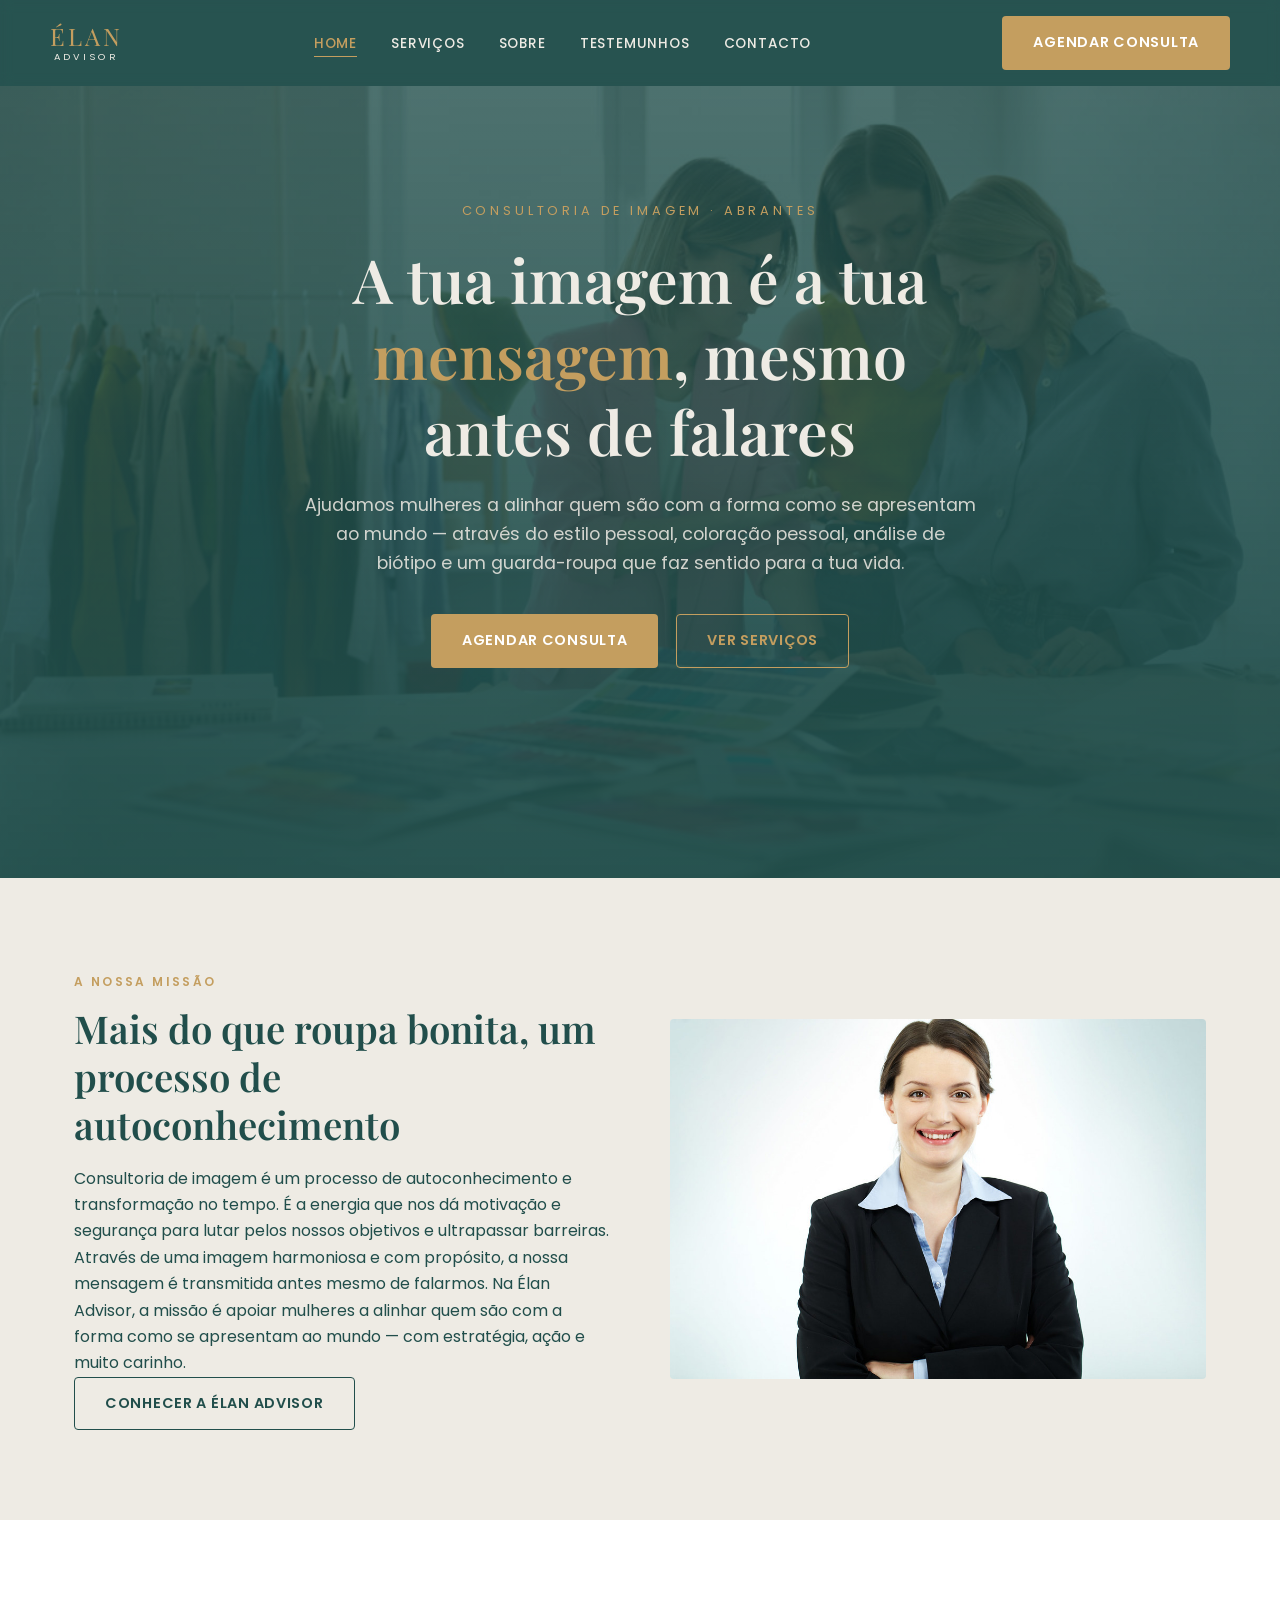
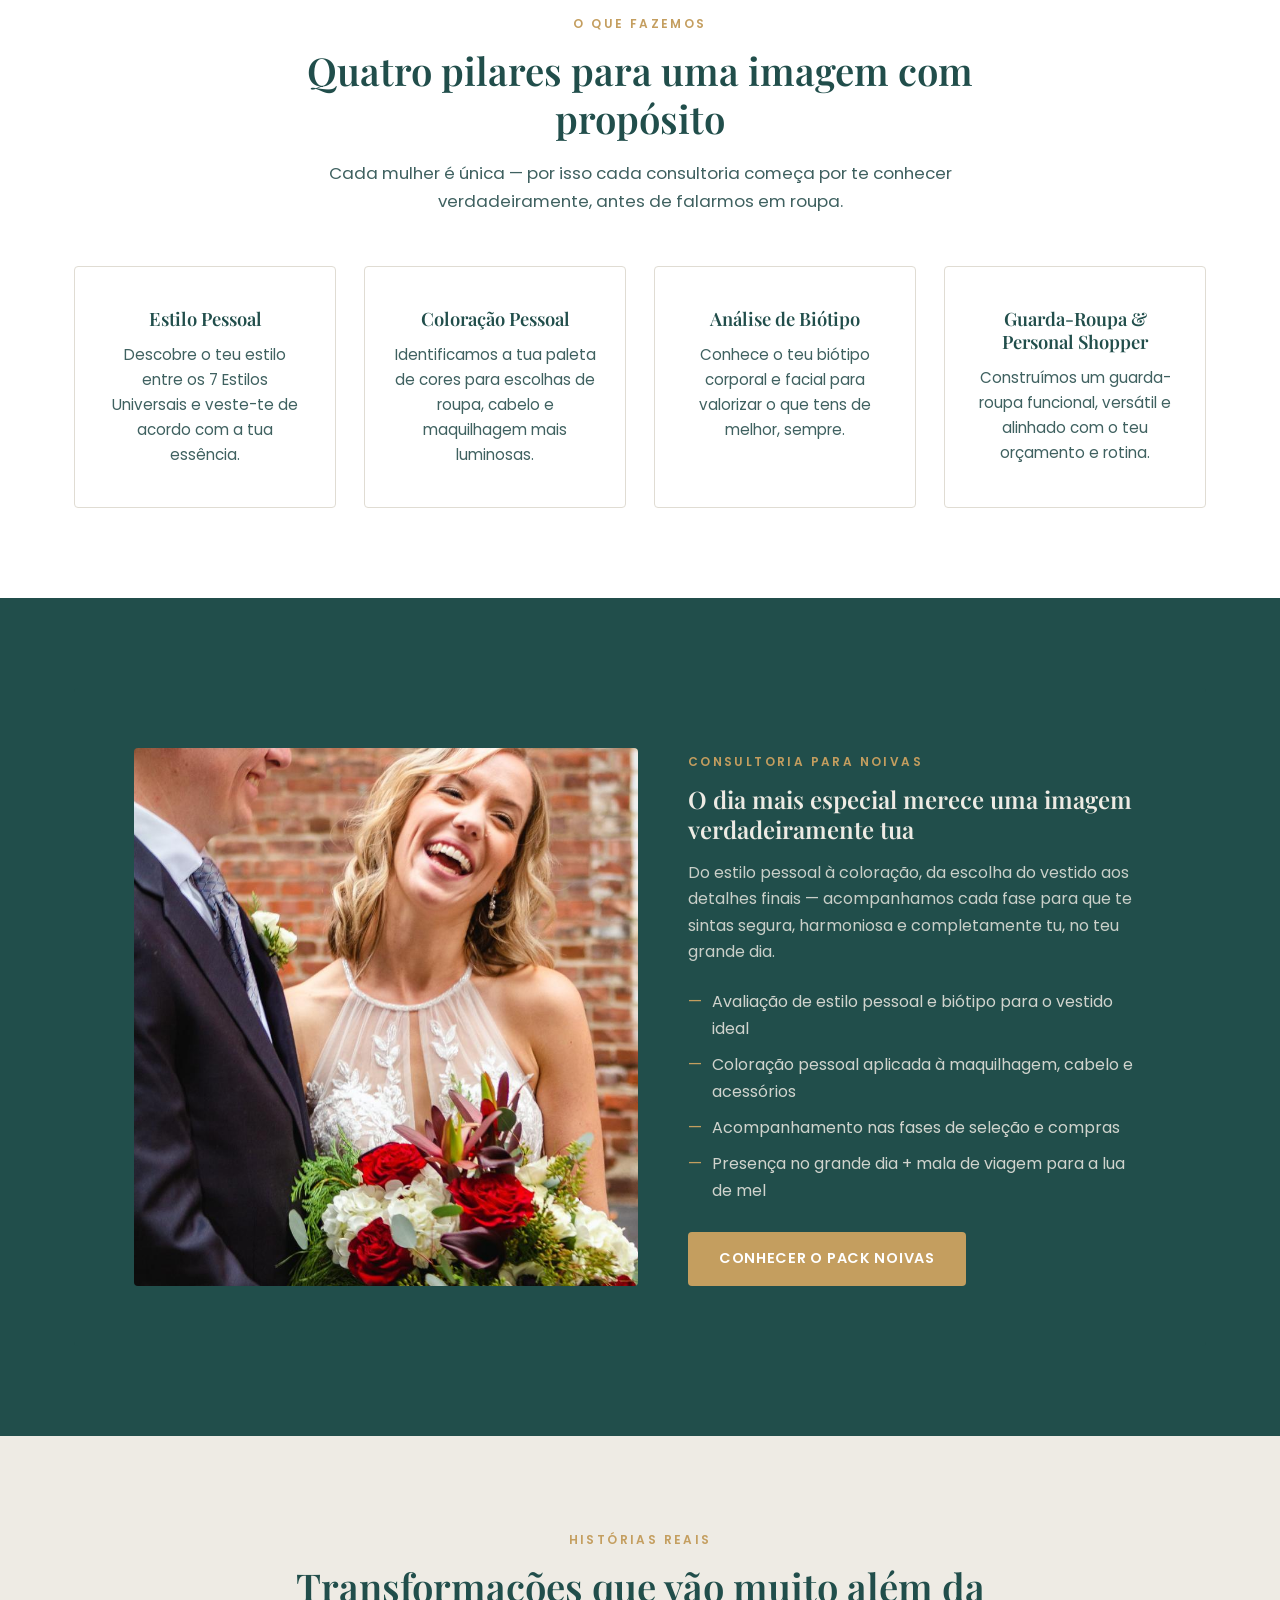
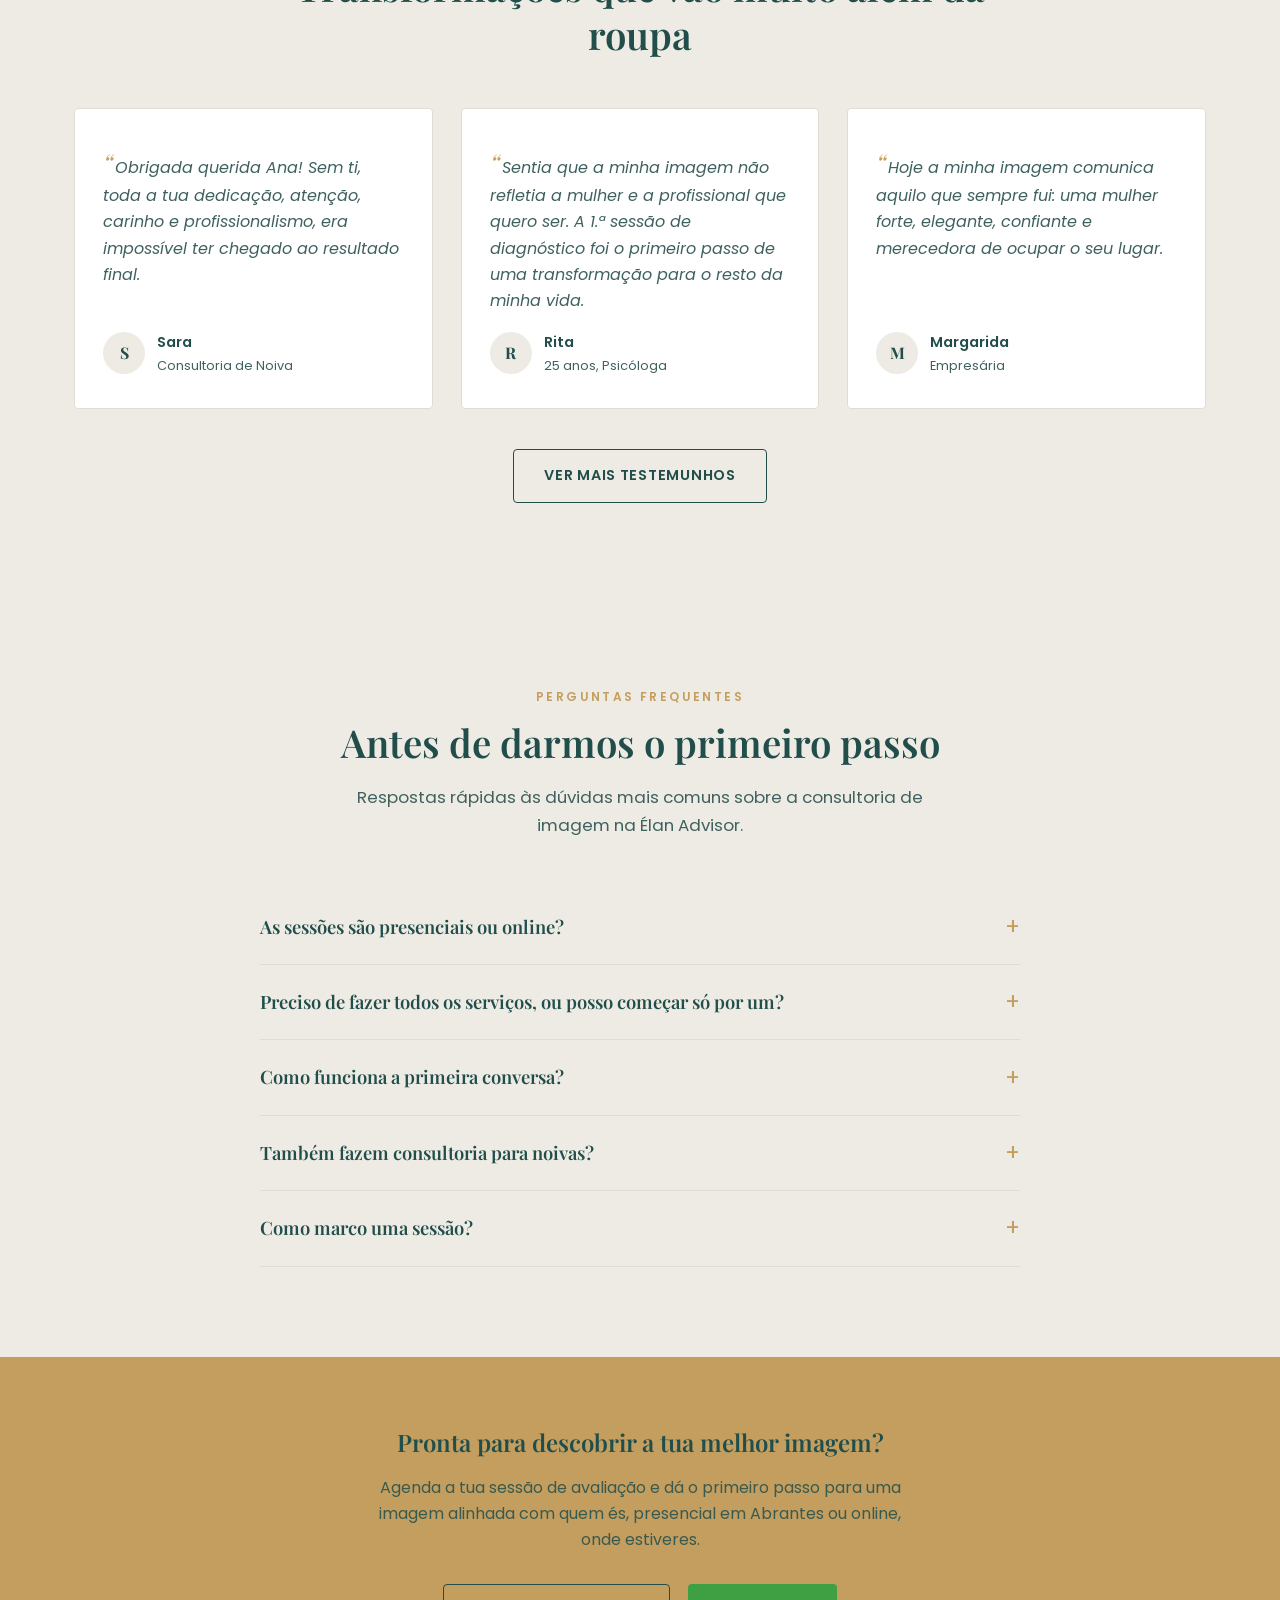
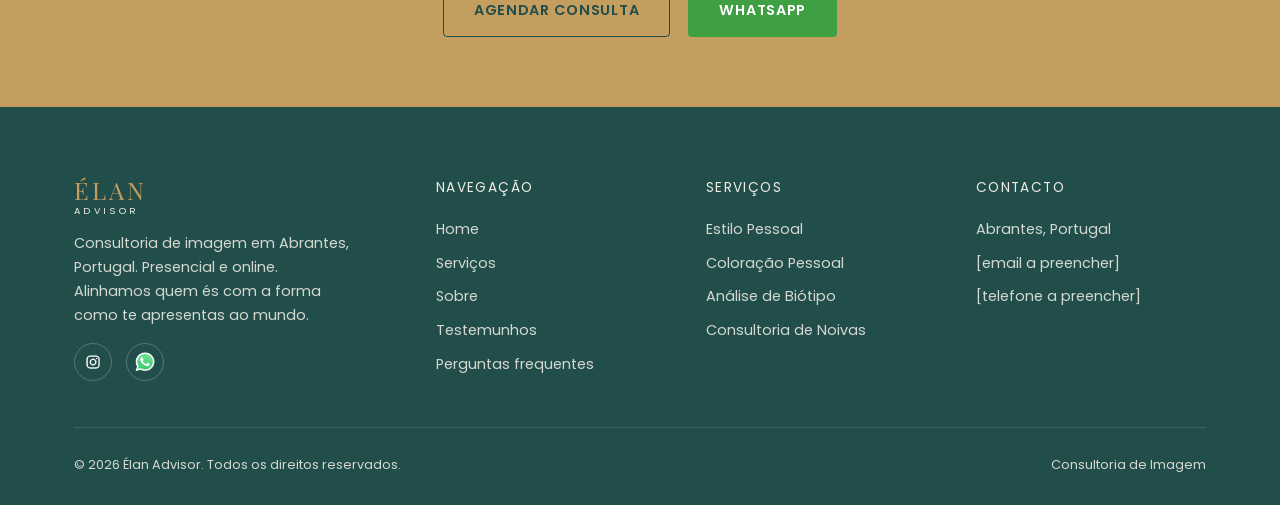
<file: index.html>
<!DOCTYPE html>
<html lang="pt">
<head>
  <meta charset="UTF-8">
  <meta name="viewport" content="width=device-width, initial-scale=1.0">
  <title>Élan Advisor | Consultoria de Imagem em Abrantes</title>
  <meta name="description" content="Élan Advisor — Consultoria de Imagem. Estilo pessoal, coloração pessoal, análise de biótipo, guarda-roupa e consultoria para noivas. Presencial em Abrantes ou online.">
  <link rel="preconnect" href="https://fonts.googleapis.com">
  <link href="https://fonts.googleapis.com/css2?family=Playfair+Display:wght@500;600;700&family=Poppins:wght@300;400;500;600;700&display=swap" rel="stylesheet">
  <link rel="icon" href="images/icon.jpg" type="image/jpeg">
  <link rel="apple-touch-icon" href="images/icon.jpg">
  <link rel="stylesheet" href="css/style.css">
</head>
<body>

  <header class="site-header">
    <div class="container header-inner">
      <a href="index.html" class="logo">
        <span class="logo-main">ÉLAN</span>
        <span class="logo-sub">Advisor</span>
      </a>

      <nav>
        <ul class="nav-list" id="navList">
          <li><a href="index.html" class="active">Home</a></li>
          <li><a href="servicos.html">Serviços</a></li>
          <li><a href="sobre.html">Sobre</a></li>
          <li><a href="testemunhos.html">Testemunhos</a></li>
          <li><a href="contacto.html">Contacto</a></li>
        </ul>
      </nav>

      <a href="contacto.html" class="btn btn-primary nav-cta">Agendar Consulta</a>

      <button class="nav-toggle" id="navToggle" aria-label="Abrir menu">
        <span></span><span></span><span></span>
      </button>
    </div>
  </header>

  <main>

    <!-- HERO -->
    <section class="hero">
      <img src="images/hero.jpg" alt="Consultoria de imagem" class="hero-bg">
      <div class="hero-overlay"></div>
      <div class="hero-content">
        <span class="hero-eyebrow">Consultoria de Imagem · Abrantes</span>
        <h1 class="hero-title">A tua imagem é a tua <em>mensagem</em>, mesmo antes de falares</h1>
        <p class="hero-text">Ajudamos mulheres a alinhar quem são com a forma como se apresentam ao mundo — através do estilo pessoal, coloração pessoal, análise de biótipo e um guarda-roupa que faz sentido para a tua vida.</p>
        <div class="hero-actions">
          <a href="contacto.html" class="btn btn-primary">Agendar Consulta</a>
          <a href="servicos.html" class="btn btn-outline">Ver Serviços</a>
        </div>
      </div>
    </section>

    <!-- O QUE É A CONSULTORIA DE IMAGEM -->
    <section class="section-cream">
      <div class="container">
        <div class="split reveal">
          <div class="split-text">
            <span class="section-label">A Nossa Missão</span>
            <h2 class="section-title">Mais do que roupa bonita, um processo de autoconhecimento</h2>
            <p>Consultoria de imagem é um processo de autoconhecimento e transformação no tempo. É a energia que nos dá motivação e segurança para lutar pelos nossos objetivos e ultrapassar barreiras.</p>
            <p>Através de uma imagem harmoniosa e com propósito, a nossa mensagem é transmitida antes mesmo de falarmos. Na Élan Advisor, a missão é apoiar mulheres a alinhar quem são com a forma como se apresentam ao mundo — com estratégia, ação e muito carinho.</p>
            <a href="sobre.html" class="btn btn-outline on-light">Conhecer a Élan Advisor</a>
          </div>
          <div class="split-media">
            <img src="images/about-placeholder.jpg" alt="Sessão de consultoria de imagem — placeholder">
          </div>
        </div>
      </div>
    </section>

    <!-- PILARES DE SERVIÇO -->
    <section>
      <div class="container">
        <div class="section-header reveal">
          <span class="section-label">O Que Fazemos</span>
          <h2 class="section-title">Quatro pilares para uma imagem com propósito</h2>
          <p class="section-subtitle">Cada mulher é única — por isso cada consultoria começa por te conhecer verdadeiramente, antes de falarmos em roupa.</p>
        </div>

        <div class="pillars-grid">
          <div class="pillar-card reveal">
            <h3>Estilo Pessoal</h3>
            <p>Descobre o teu estilo entre os 7 Estilos Universais e veste-te de acordo com a tua essência.</p>
          </div>
          <div class="pillar-card reveal">
            <h3>Coloração Pessoal</h3>
            <p>Identificamos a tua paleta de cores para escolhas de roupa, cabelo e maquilhagem mais luminosas.</p>
          </div>
          <div class="pillar-card reveal">
            <h3>Análise de Biótipo</h3>
            <p>Conhece o teu biótipo corporal e facial para valorizar o que tens de melhor, sempre.</p>
          </div>
          <div class="pillar-card reveal">
            <h3>Guarda-Roupa & Personal Shopper</h3>
            <p>Construímos um guarda-roupa funcional, versátil e alinhado com o teu orçamento e rotina.</p>
          </div>
        </div>
      </div>
    </section>

    <!-- DESTAQUE NOIVAS -->
    <section class="section-dark">
      <div class="container">
        <div class="highlight-banner reveal">
          <img src="images/bridal-banner.jpg" alt="Consultoria de imagem para noivas — placeholder">
          <div>
            <span class="section-label">Consultoria Para Noivas</span>
            <h2>O dia mais especial merece uma imagem verdadeiramente tua</h2>
            <p>Do estilo pessoal à coloração, da escolha do vestido aos detalhes finais — acompanhamos cada fase para que te sintas segura, harmoniosa e completamente tu, no teu grande dia.</p>
            <ul class="highlight-list">
              <li>Avaliação de estilo pessoal e biótipo para o vestido ideal</li>
              <li>Coloração pessoal aplicada à maquilhagem, cabelo e acessórios</li>
              <li>Acompanhamento nas fases de seleção e compras</li>
              <li>Presença no grande dia + mala de viagem para a lua de mel</li>
            </ul>
            <a href="servicos.html#noivas" class="btn btn-primary">Conhecer o Pack Noivas</a>
          </div>
        </div>
      </div>
    </section>

    <!-- PROVA SOCIAL -->
    <section class="section-cream">
      <div class="container">
        <div class="section-header reveal">
          <span class="section-label">Histórias Reais</span>
          <h2 class="section-title">Transformações que vão muito além da roupa</h2>
        </div>

        <div class="testimonial-grid">
          <div class="testimonial-card reveal">
            <p class="testimonial-quote">Obrigada querida Ana! Sem ti, toda a tua dedicação, atenção, carinho e profissionalismo, era impossível ter chegado ao resultado final.</p>
            <div class="testimonial-author">
              <div class="testimonial-avatar">S</div>
              <div>
                <div class="testimonial-name">Sara</div>
                <div class="testimonial-role">Consultoria de Noiva</div>
              </div>
            </div>
          </div>
          <div class="testimonial-card reveal">
            <p class="testimonial-quote">Sentia que a minha imagem não refletia a mulher e a profissional que quero ser. A 1.ª sessão de diagnóstico foi o primeiro passo de uma transformação para o resto da minha vida.</p>
            <div class="testimonial-author">
              <div class="testimonial-avatar">R</div>
              <div>
                <div class="testimonial-name">Rita</div>
                <div class="testimonial-role">25 anos, Psicóloga</div>
              </div>
            </div>
          </div>
          <div class="testimonial-card reveal">
            <p class="testimonial-quote">Hoje a minha imagem comunica aquilo que sempre fui: uma mulher forte, elegante, confiante e merecedora de ocupar o seu lugar.</p>
            <div class="testimonial-author">
              <div class="testimonial-avatar">M</div>
              <div>
                <div class="testimonial-name">Margarida</div>
                <div class="testimonial-role">Empresária</div>
              </div>
            </div>
          </div>
        </div>

        <div style="text-align:center; margin-top: 40px;">
          <a href="testemunhos.html" class="btn btn-outline on-light">Ver Mais Testemunhos</a>
        </div>
      </div>
    </section>

    <section class="section-cream" id="faq">
      <div class="container">
        <div class="section-header reveal">
          <span class="section-label">Perguntas Frequentes</span>
          <h2 class="section-title">Antes de darmos o primeiro passo</h2>
          <p class="section-subtitle">Respostas rápidas às dúvidas mais comuns sobre a consultoria de imagem na Élan Advisor.</p>
        </div>
        <div class="faq-list reveal">
          <details class="faq-item">
            <summary>As sessões são presenciais ou online?</summary>
            <div class="faq-answer">
              <p>Trabalhamos presencialmente em Abrantes e também online, com o mesmo cuidado e atenção ao detalhe. Se estás noutro ponto do país — ou fora —, a consultoria chega-te na mesma.</p>
            </div>
          </details>
          <details class="faq-item">
            <summary>Preciso de fazer todos os serviços, ou posso começar só por um?</summary>
            <div class="faq-answer">
              <p>Cada serviço pode ser feito de forma isolada ou combinado num processo completo. Montamos o plano à tua medida — objetivos, orçamento e rotina — para começares exatamente onde faz mais sentido.</p>
            </div>
          </details>
          <details class="faq-item">
            <summary>Como funciona a primeira conversa?</summary>
            <div class="faq-answer">
              <p>Escreve-nos pelo formulário, WhatsApp ou Instagram e conta-nos o que procuras. A consultoria começa sempre por te conhecer: a tua essência, o teu dia-a-dia e a mensagem que queres transmitir — só depois falamos em roupa, cor ou compras.</p>
            </div>
          </details>
          <details class="faq-item">
            <summary>Também fazem consultoria para noivas?</summary>
            <div class="faq-answer">
              <p>Sim. O pack de noivas contempla estilo pessoal, análise de biótipo e rosto, coloração pessoal e acompanhamento nas escolhas até ao dia do casamento — incluindo a mala de viagem para a lua de mel. A imagem da noiva não é só para um dia.</p>
            </div>
          </details>
          <details class="faq-item">
            <summary>Como marco uma sessão?</summary>
            <div class="faq-answer">
              <p>Usa o formulário de contacto, fala connosco no WhatsApp ou envia uma mensagem no Instagram. Indicamos-te os próximos passos e agendamos a sessão presencial em Abrantes ou online, onde estiveres.</p>
            </div>
          </details>
        </div>
      </div>
    </section>

    <!-- CTA FINAL -->
    <section class="cta-band">
      <h2>Pronta para descobrir a tua melhor imagem?</h2>
      <p>Agenda a tua sessão de avaliação e dá o primeiro passo para uma imagem alinhada com quem és, presencial em Abrantes ou online, onde estiveres.</p>
      <div class="cta-actions">
        <a href="contacto.html" class="btn btn-outline on-light">Agendar Consulta</a>
        <a href="https://wa.me/351000000000" target="_blank" rel="noopener" class="btn btn-whatsapp">WhatsApp</a>
      </div>
    </section>

  </main>

  <footer class="site-footer">
    <div class="container">
      <div class="footer-grid">
        <div class="footer-brand">
          <a href="index.html" class="logo" style="text-align:left;">
            <span class="logo-main">ÉLAN</span>
            <span class="logo-sub">Advisor</span>
          </a>
          <p>Consultoria de imagem em Abrantes, Portugal. Presencial e online. Alinhamos quem és com a forma como te apresentas ao mundo.</p>
          <div class="footer-social">
            <a href="https://www.instagram.com/elan_imagem/" target="_blank" rel="noopener" aria-label="Instagram"><img src="images/instalogo.png" alt=""></a>
            <a href="https://wa.me/351000000000" target="_blank" rel="noopener" aria-label="WhatsApp"><img src="images/WhatsApplogo.png" alt=""></a>
          </div>
        </div>
        <div>
          <div class="footer-heading">Navegação</div>
          <ul class="footer-links">
            <li><a href="index.html">Home</a></li>
            <li><a href="servicos.html">Serviços</a></li>
            <li><a href="sobre.html">Sobre</a></li>
            <li><a href="testemunhos.html">Testemunhos</a></li>
            <li><a href="contacto.html#faq">Perguntas frequentes</a></li>
          </ul>
        </div>
        <div>
          <div class="footer-heading">Serviços</div>
          <ul class="footer-links">
            <li><a href="servicos.html#estilo">Estilo Pessoal</a></li>
            <li><a href="servicos.html#coloracao">Coloração Pessoal</a></li>
            <li><a href="servicos.html#biotipo">Análise de Biótipo</a></li>
            <li><a href="servicos.html#noivas">Consultoria de Noivas</a></li>
          </ul>
        </div>
        <div>
          <div class="footer-heading">Contacto</div>
          <ul class="footer-links">
            <li>Abrantes, Portugal</li>
            <li>[email a preencher]</li>
            <li>[telefone a preencher]</li>
          </ul>
        </div>
      </div>
      <div class="footer-bottom">
        <span>© 2026 Élan Advisor. Todos os direitos reservados.</span>
        <span>Consultoria de Imagem</span>
      </div>
    </div>
  </footer>

  <script src="js/main.js"></script>
</body>
</html>
</file>
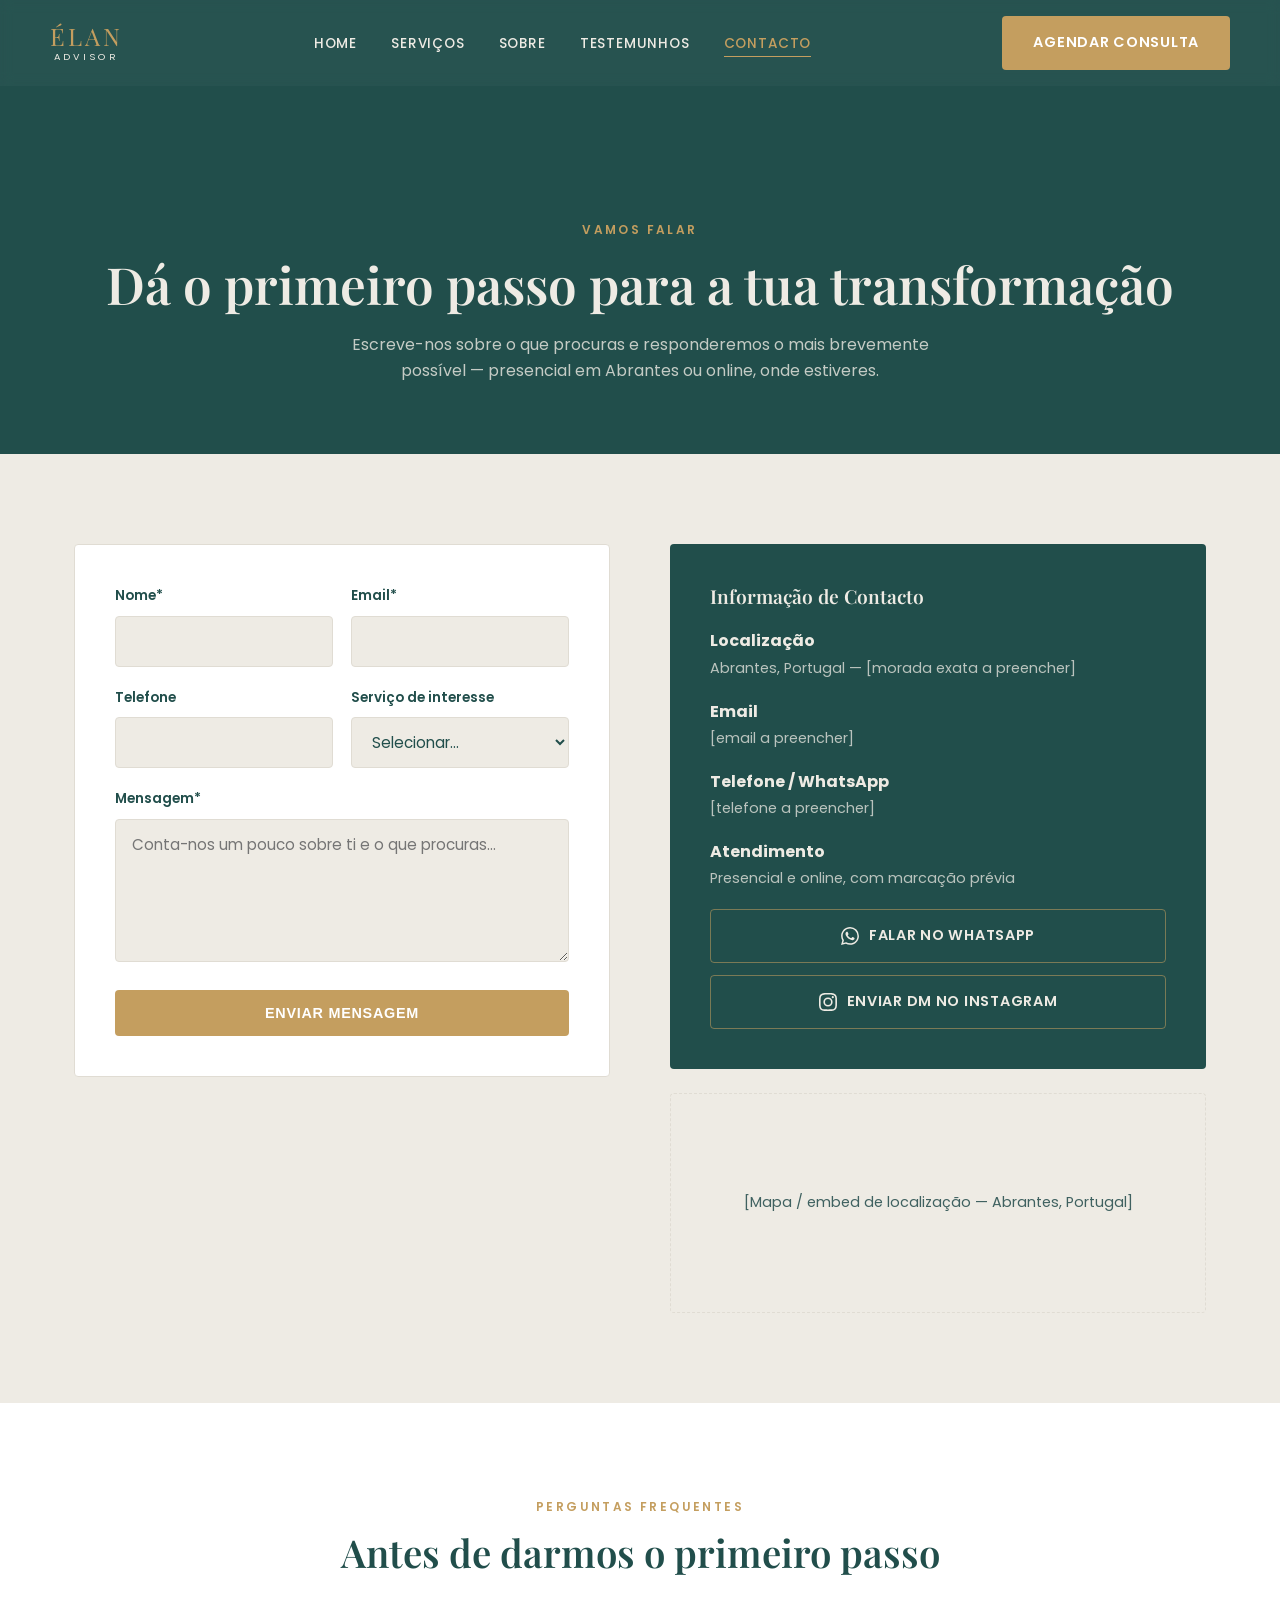
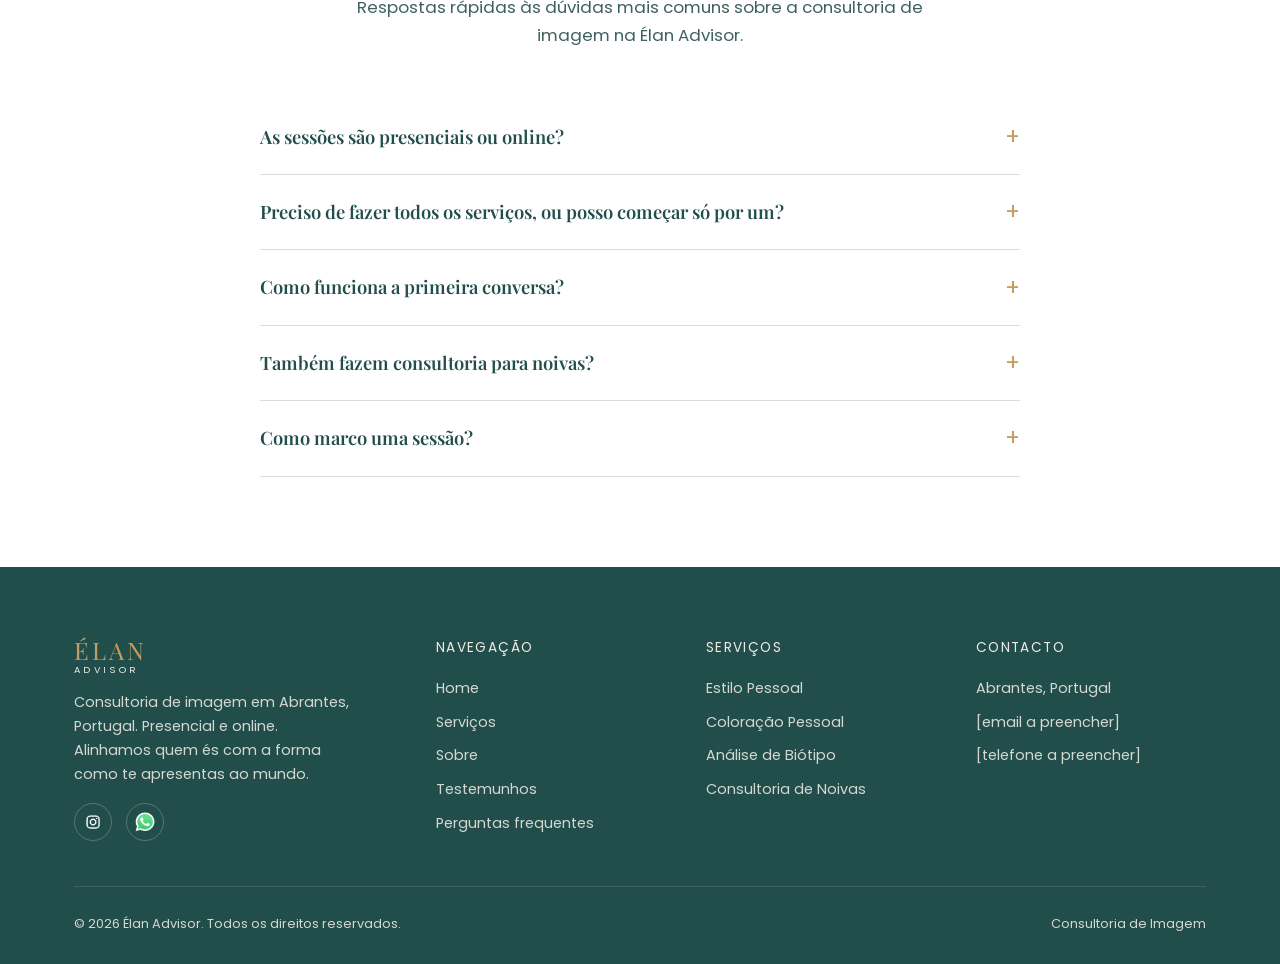
<file: contacto.html>
<!DOCTYPE html>
<html lang="pt">
<head>
  <meta charset="UTF-8">
  <meta name="viewport" content="width=device-width, initial-scale=1.0">
  <title>Contacto | Élan Advisor</title>
  <meta name="description" content="Contacta a Élan Advisor para agendar a tua consultoria de imagem. Presencial em Abrantes ou online, por formulário, WhatsApp ou Instagram.">
  <link rel="preconnect" href="https://fonts.googleapis.com">
  <link href="https://fonts.googleapis.com/css2?family=Playfair+Display:wght@500;600;700&family=Poppins:wght@300;400;500;600;700&display=swap" rel="stylesheet">
  <link rel="icon" href="images/icon.jpg" type="image/jpeg">
  <link rel="apple-touch-icon" href="images/icon.jpg">
  <link rel="stylesheet" href="css/style.css">
</head>
<body>

  <header class="site-header">
    <div class="container header-inner">
      <a href="index.html" class="logo">
        <span class="logo-main">ÉLAN</span>
        <span class="logo-sub">Advisor</span>
      </a>

      <nav>
        <ul class="nav-list" id="navList">
          <li><a href="index.html">Home</a></li>
          <li><a href="servicos.html">Serviços</a></li>
          <li><a href="sobre.html">Sobre</a></li>
          <li><a href="testemunhos.html">Testemunhos</a></li>
          <li><a href="contacto.html" class="active">Contacto</a></li>
        </ul>
      </nav>

      <a href="#formulario" class="btn btn-primary nav-cta">Agendar Consulta</a>

      <button class="nav-toggle" id="navToggle" aria-label="Abrir menu">
        <span></span><span></span><span></span>
      </button>
    </div>
  </header>

  <main>

    <section class="page-hero">
      <div class="container">
        <span class="section-label">Vamos Falar</span>
        <h1>Dá o primeiro passo para a tua transformação</h1>
        <p>Escreve-nos sobre o que procuras e responderemos o mais brevemente possível — presencial em Abrantes ou online, onde estiveres.</p>
      </div>
    </section>

    <section class="section-cream" id="formulario">
      <div class="container">
        <div class="contact-layout">

          <div>
            <div class="form-success" id="formSuccess">
              Obrigado pela tua mensagem! Entraremos em contacto brevemente.
            </div>

            <form
              name="contact"
              method="POST"
              data-netlify="true"
              netlify-honeypot="bot-field"
              class="contact-form reveal"
              id="contactForm"
              action="/contacto.html?success=true"
            >
              <input type="hidden" name="form-name" value="contact">
              <p style="display:none;">
                <label>Não preencher se és humana: <input name="bot-field"></label>
              </p>

              <div class="form-row">
                <div class="form-group" id="group-nome">
                  <label for="nome">Nome*</label>
                  <input type="text" id="nome" name="nome" required>
                  <span class="form-error-text">Por favor indica o teu nome.</span>
                </div>
                <div class="form-group" id="group-email">
                  <label for="email">Email*</label>
                  <input type="email" id="email" name="email" required>
                  <span class="form-error-text">Por favor indica um email válido.</span>
                </div>
              </div>

              <div class="form-row">
                <div class="form-group" id="group-telefone">
                  <label for="telefone">Telefone</label>
                  <input type="tel" id="telefone" name="telefone">
                </div>
                <div class="form-group" id="group-servico">
                  <label for="servico">Serviço de interesse</label>
                  <select id="servico" name="servico">
                    <option value="">Selecionar...</option>
                    <option value="Estilo Pessoal">Estilo Pessoal</option>
                    <option value="Coloração Pessoal">Coloração Pessoal</option>
                    <option value="Análise de Biótipo">Análise de Biótipo</option>
                    <option value="Guarda-Roupa / Personal Shopper">Guarda-Roupa / Personal Shopper</option>
                    <option value="Consultoria de Noivas">Consultoria de Noivas</option>
                    <option value="Imagem Corporativa">Imagem Corporativa</option>
                    <option value="Mala de Viagem">Mala de Viagem</option>
                    <option value="Ainda não sei">Ainda não sei</option>
                  </select>
                </div>
              </div>

              <div class="form-group" id="group-mensagem">
                <label for="mensagem">Mensagem*</label>
                <textarea id="mensagem" name="mensagem" rows="5" required placeholder="Conta-nos um pouco sobre ti e o que procuras..."></textarea>
                <span class="form-error-text">Por favor escreve a tua mensagem.</span>
              </div>

              <button type="submit" class="btn btn-primary btn-block">Enviar Mensagem</button>
            </form>
          </div>

          <div>
            <div class="contact-info-card reveal">
              <h3>Informação de Contacto</h3>
              <div class="contact-info-row">
                <div>
                  <strong>Localização</strong>
                  <p>Abrantes, Portugal — [morada exata a preencher]</p>
                </div>
              </div>
              <div class="contact-info-row">
                <div>
                  <strong>Email</strong>
                  <p>[email a preencher]</p>
                </div>
              </div>
              <div class="contact-info-row">
                <div>
                  <strong>Telefone / WhatsApp</strong>
                  <p>[telefone a preencher]</p>
                </div>
              </div>
              <div class="contact-info-row">
                <div>
                  <strong>Atendimento</strong>
                  <p>Presencial e online, com marcação prévia</p>
                </div>
              </div>

              <div class="contact-quick-actions">
                <a href="https://wa.me/351000000000" target="_blank" rel="noopener" class="btn btn-block">
                  <svg viewBox="0 0 24 24" aria-hidden="true" focusable="false"><path d="M17.472 14.382c-.297-.149-1.758-.867-2.03-.967-.273-.099-.471-.148-.67.15-.197.297-.767.966-.94 1.164-.173.199-.347.223-.644.075-.297-.15-1.255-.463-2.39-1.475-.883-.788-1.48-1.761-1.653-2.059-.173-.297-.018-.458.13-.606.134-.133.298-.347.446-.52.149-.174.198-.298.298-.497.099-.198.05-.371-.025-.52-.075-.149-.669-1.612-.916-2.207-.242-.579-.487-.5-.669-.51-.173-.008-.371-.01-.57-.01-.198 0-.52.074-.792.372-.272.297-1.04 1.016-1.04 2.479 0 1.462 1.065 2.875 1.213 3.074.149.198 2.096 3.2 5.077 4.487.709.306 1.262.489 1.694.625.712.227 1.36.195 1.871.118.571-.085 1.758-.719 2.006-1.413.248-.694.248-1.289.173-1.413-.074-.124-.272-.198-.57-.347m-5.421 7.403h-.004a9.87 9.87 0 01-5.031-1.378l-.361-.214-3.741.982.998-3.648-.235-.374a9.86 9.86 0 01-1.51-5.26c.001-5.45 4.436-9.884 9.888-9.884 2.64 0 5.122 1.03 6.988 2.898a9.825 9.825 0 012.893 6.994c-.003 5.45-4.435 9.884-9.885 9.884m8.413-18.297A11.815 11.815 0 0012.05 0C5.495 0 .16 5.335.157 11.892c0 2.096.547 4.142 1.588 5.945L.057 24l6.305-1.654a11.882 11.882 0 005.683 1.448h.005c6.554 0 11.89-5.335 11.893-11.893a11.821 11.821 0 00-3.48-8.413z"/></svg>
                  Falar no WhatsApp
                </a>
                <a href="https://www.instagram.com/elan_imagem/" target="_blank" rel="noopener" class="btn btn-block">
                  <svg viewBox="0 0 24 24" aria-hidden="true" focusable="false"><path d="M12 2.163c3.204 0 3.584.012 4.85.07 3.252.148 4.771 1.691 4.919 4.919.058 1.265.069 1.645.069 4.849 0 3.205-.012 3.584-.069 4.849-.149 3.225-1.664 4.771-4.919 4.919-1.266.058-1.644.07-4.85.07-3.204 0-3.584-.012-4.849-.07-3.26-.149-4.771-1.699-4.919-4.92-.058-1.265-.07-1.644-.07-4.849 0-3.204.013-3.583.07-4.849.149-3.227 1.664-4.771 4.919-4.919 1.266-.057 1.645-.069 4.849-.069zM12 0C8.741 0 8.333.014 7.053.072 2.695.272.273 2.69.073 7.052.014 8.333 0 8.741 0 12c0 3.259.014 3.668.072 4.948.2 4.358 2.618 6.78 6.98 6.98C8.333 23.986 8.741 24 12 24c3.259 0 3.668-.014 4.948-.072 4.354-.2 6.782-2.618 6.979-6.98.059-1.28.073-1.689.073-4.948 0-3.259-.014-3.667-.072-4.947-.196-4.354-2.617-6.78-6.979-6.98C15.668.014 15.259 0 12 0zm0 5.838a6.162 6.162 0 100 12.324 6.162 6.162 0 000-12.324zM12 16a4 4 0 110-8 4 4 0 010 8zm6.406-11.845a1.44 1.44 0 100 2.881 1.44 1.44 0 000-2.881z"/></svg>
                  Enviar DM no Instagram
                </a>
              </div>
            </div>

            <div class="map-placeholder reveal">
              <span style="color: var(--color-text-muted); font-size: 0.9rem;">[Mapa / embed de localização — Abrantes, Portugal]</span>
            </div>
          </div>

        </div>
      </div>
    </section>

    <section id="faq">
      <div class="container">
        <div class="section-header reveal">
          <span class="section-label">Perguntas Frequentes</span>
          <h2 class="section-title">Antes de darmos o primeiro passo</h2>
          <p class="section-subtitle">Respostas rápidas às dúvidas mais comuns sobre a consultoria de imagem na Élan Advisor.</p>
        </div>
        <div class="faq-list reveal">
          <details class="faq-item">
            <summary>As sessões são presenciais ou online?</summary>
            <div class="faq-answer">
              <p>Trabalhamos presencialmente em Abrantes e também online, com o mesmo cuidado e atenção ao detalhe. Se estás noutro ponto do país — ou fora —, a consultoria chega-te na mesma.</p>
            </div>
          </details>
          <details class="faq-item">
            <summary>Preciso de fazer todos os serviços, ou posso começar só por um?</summary>
            <div class="faq-answer">
              <p>Cada serviço pode ser feito de forma isolada ou combinado num processo completo. Montamos o plano à tua medida — objetivos, orçamento e rotina — para começares exatamente onde faz mais sentido.</p>
            </div>
          </details>
          <details class="faq-item">
            <summary>Como funciona a primeira conversa?</summary>
            <div class="faq-answer">
              <p>Escreve-nos pelo formulário, WhatsApp ou Instagram e conta-nos o que procuras. A consultoria começa sempre por te conhecer: a tua essência, o teu dia-a-dia e a mensagem que queres transmitir — só depois falamos em roupa, cor ou compras.</p>
            </div>
          </details>
          <details class="faq-item">
            <summary>Também fazem consultoria para noivas?</summary>
            <div class="faq-answer">
              <p>Sim. O pack de noivas contempla estilo pessoal, análise de biótipo e rosto, coloração pessoal e acompanhamento nas escolhas até ao dia do casamento — incluindo a mala de viagem para a lua de mel. A imagem da noiva não é só para um dia.</p>
            </div>
          </details>
          <details class="faq-item">
            <summary>Como marco uma sessão?</summary>
            <div class="faq-answer">
              <p>Usa o formulário nesta página, fala connosco no WhatsApp ou envia uma mensagem no Instagram. Indicamos-te os próximos passos e agendamos a sessão presencial em Abrantes ou online, onde estiveres.</p>
            </div>
          </details>
        </div>
      </div>
    </section>

  </main>

  <footer class="site-footer">
    <div class="container">
      <div class="footer-grid">
        <div class="footer-brand">
          <a href="index.html" class="logo" style="text-align:left;">
            <span class="logo-main">ÉLAN</span>
            <span class="logo-sub">Advisor</span>
          </a>
          <p>Consultoria de imagem em Abrantes, Portugal. Presencial e online. Alinhamos quem és com a forma como te apresentas ao mundo.</p>
          <div class="footer-social">
            <a href="https://www.instagram.com/elan_imagem/" target="_blank" rel="noopener" aria-label="Instagram"><img src="images/instalogo.png" alt=""></a>
            <a href="https://wa.me/351000000000" target="_blank" rel="noopener" aria-label="WhatsApp"><img src="images/WhatsApplogo.png" alt=""></a>
          </div>
        </div>
        <div>
          <div class="footer-heading">Navegação</div>
          <ul class="footer-links">
            <li><a href="index.html">Home</a></li>
            <li><a href="servicos.html">Serviços</a></li>
            <li><a href="sobre.html">Sobre</a></li>
            <li><a href="testemunhos.html">Testemunhos</a></li>
            <li><a href="contacto.html#faq">Perguntas frequentes</a></li>
          </ul>
        </div>
        <div>
          <div class="footer-heading">Serviços</div>
          <ul class="footer-links">
            <li><a href="servicos.html#estilo">Estilo Pessoal</a></li>
            <li><a href="servicos.html#coloracao">Coloração Pessoal</a></li>
            <li><a href="servicos.html#biotipo">Análise de Biótipo</a></li>
            <li><a href="servicos.html#noivas">Consultoria de Noivas</a></li>
          </ul>
        </div>
        <div>
          <div class="footer-heading">Contacto</div>
          <ul class="footer-links">
            <li>Abrantes, Portugal</li>
            <li>[email a preencher]</li>
            <li>[telefone a preencher]</li>
          </ul>
        </div>
      </div>
      <div class="footer-bottom">
        <span>© 2026 Élan Advisor. Todos os direitos reservados.</span>
        <span>Consultoria de Imagem</span>
      </div>
    </div>
  </footer>

  <script src="js/main.js"></script>
</body>
</html>
</file>
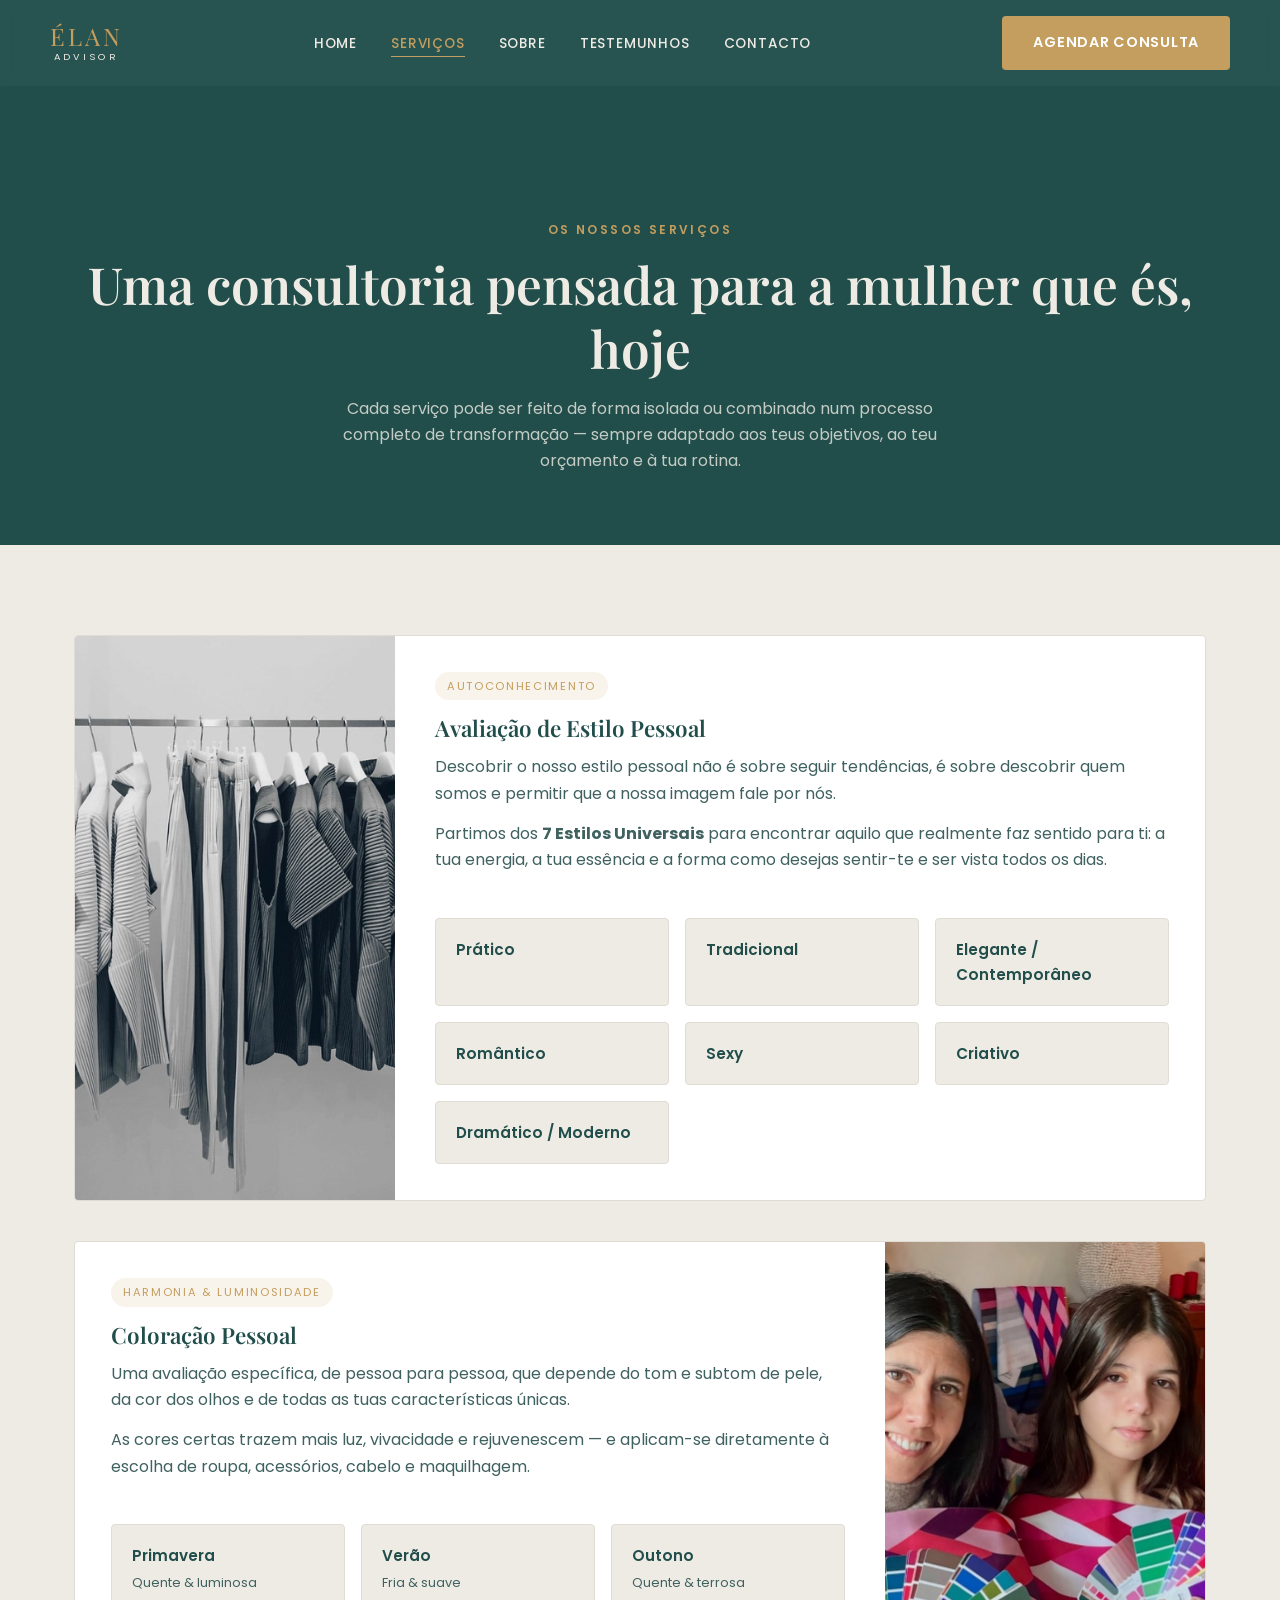
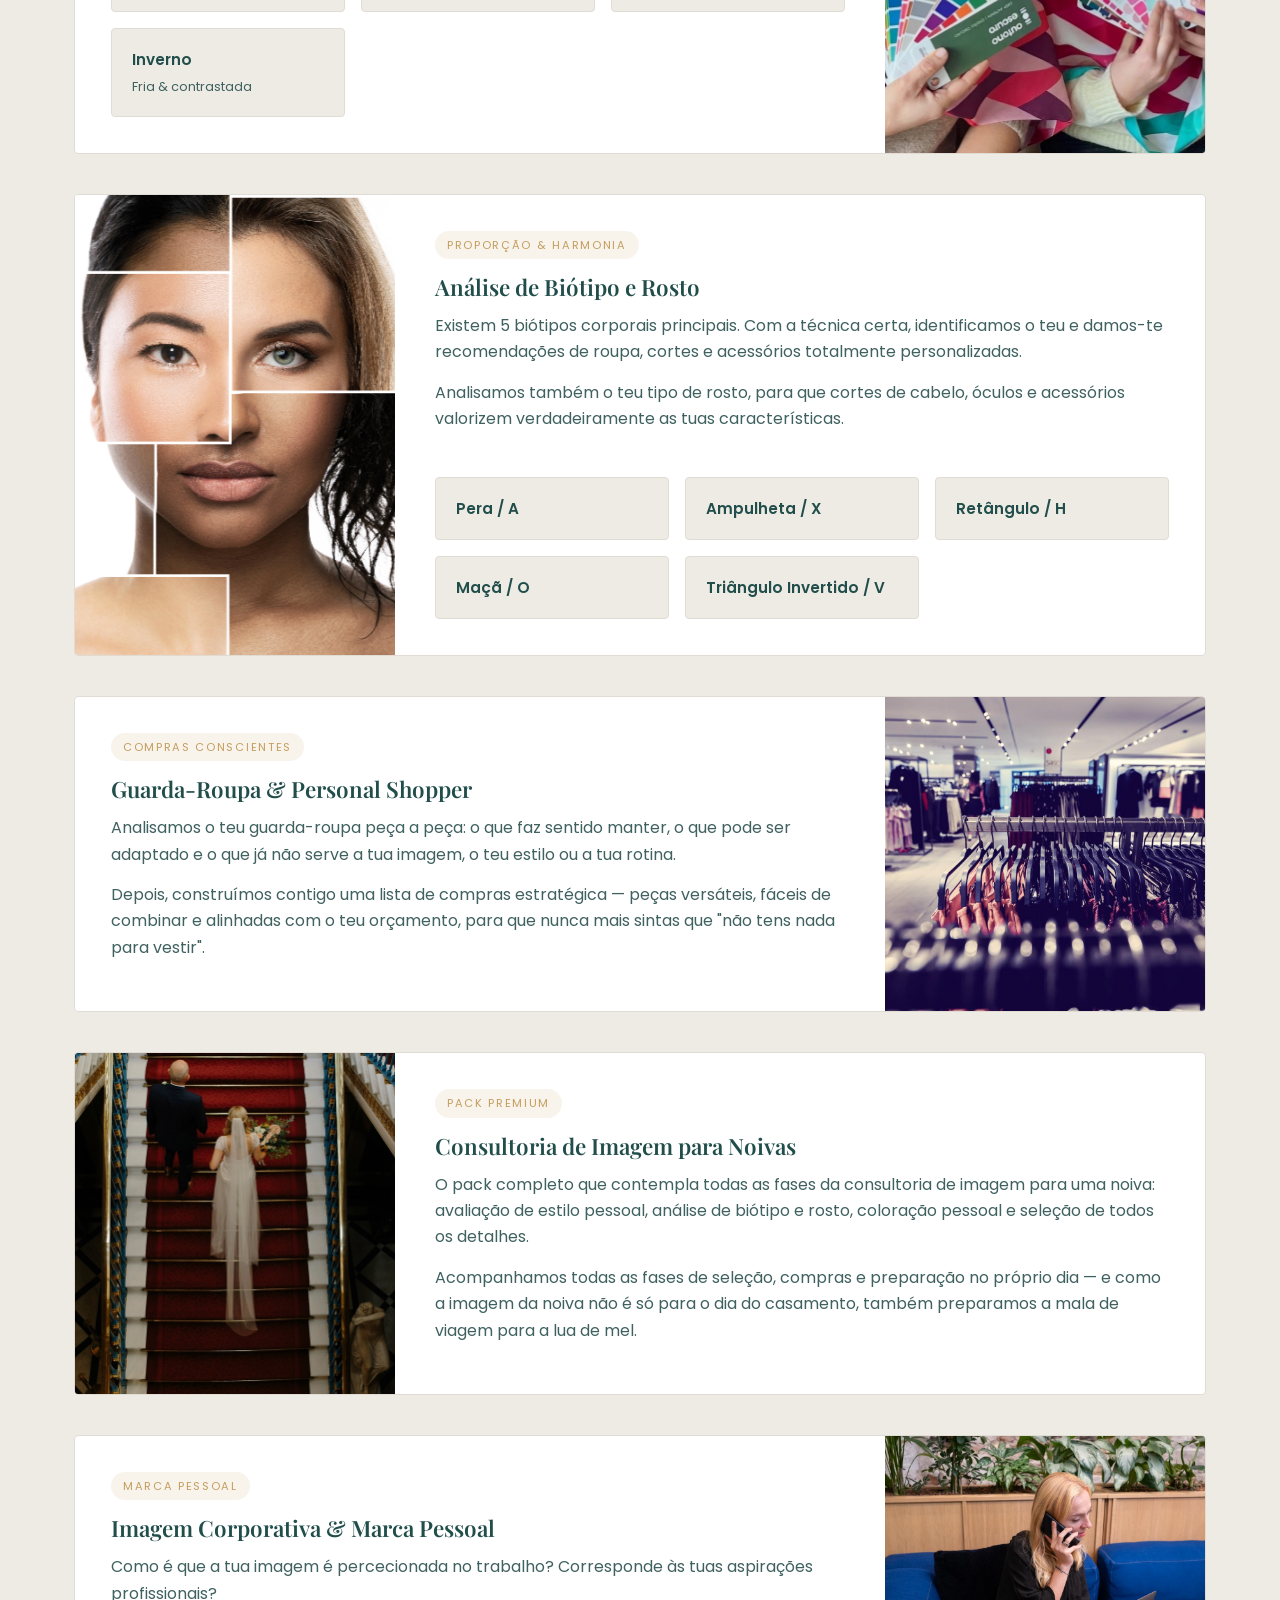
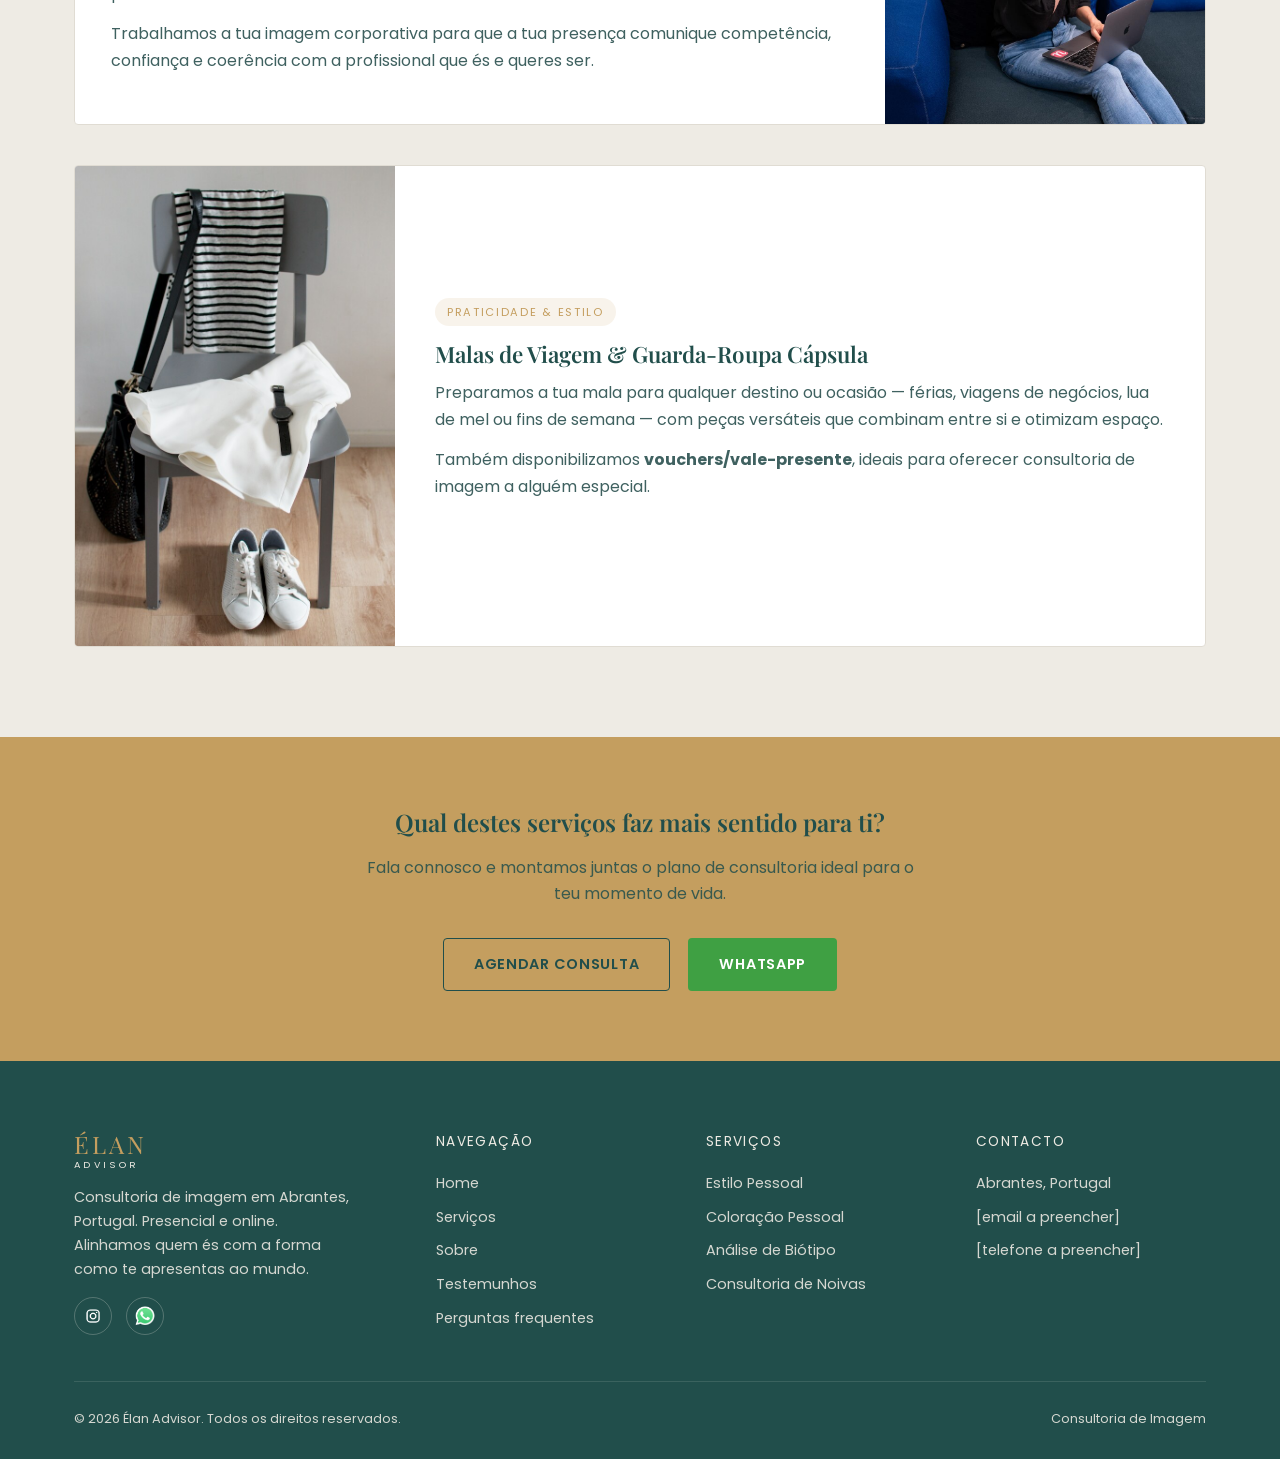
<file: servicos.html>
<!DOCTYPE html>
<html lang="pt">
<head>
  <meta charset="UTF-8">
  <meta name="viewport" content="width=device-width, initial-scale=1.0">
  <title>Serviços | Élan Advisor</title>
  <meta name="description" content="Conhece os serviços da Élan Advisor: Estilo Pessoal, Coloração Pessoal, Análise de Biótipo, Guarda-Roupa, Consultoria para Noivas, Imagem Corporativa e Malas de Viagem.">
  <link rel="preconnect" href="https://fonts.googleapis.com">
  <link href="https://fonts.googleapis.com/css2?family=Playfair+Display:wght@500;600;700&family=Poppins:wght@300;400;500;600;700&display=swap" rel="stylesheet">
  <link rel="icon" href="images/icon.jpg" type="image/jpeg">
  <link rel="apple-touch-icon" href="images/icon.jpg">
  <link rel="stylesheet" href="css/style.css">
</head>
<body>

  <header class="site-header">
    <div class="container header-inner">
      <a href="index.html" class="logo">
        <span class="logo-main">ÉLAN</span>
        <span class="logo-sub">Advisor</span>
      </a>

      <nav>
        <ul class="nav-list" id="navList">
          <li><a href="index.html">Home</a></li>
          <li><a href="servicos.html" class="active">Serviços</a></li>
          <li><a href="sobre.html">Sobre</a></li>
          <li><a href="testemunhos.html">Testemunhos</a></li>
          <li><a href="contacto.html">Contacto</a></li>
        </ul>
      </nav>

      <a href="contacto.html" class="btn btn-primary nav-cta">Agendar Consulta</a>

      <button class="nav-toggle" id="navToggle" aria-label="Abrir menu">
        <span></span><span></span><span></span>
      </button>
    </div>
  </header>

  <main>

    <section class="page-hero">
      <div class="container">
        <span class="section-label">Os Nossos Serviços</span>
        <h1>Uma consultoria pensada para a mulher que és, hoje</h1>
        <p>Cada serviço pode ser feito de forma isolada ou combinado num processo completo de transformação — sempre adaptado aos teus objetivos, ao teu orçamento e à tua rotina.</p>
      </div>
    </section>

    <section class="section-cream">
      <div class="container">
        <div class="services-list">

          <article class="service-detail reveal" id="estilo">
            <div class="service-detail-media">
              <img src="images/service-estilo.jpg" alt="Avaliação de Estilo Pessoal — placeholder">
            </div>
            <div class="service-detail-body">
              <span class="tag">Autoconhecimento</span>
              <h3>Avaliação de Estilo Pessoal</h3>
              <p>Descobrir o nosso estilo pessoal não é sobre seguir tendências, é sobre descobrir quem somos e permitir que a nossa imagem fale por nós.</p>
              <p>Partimos dos <strong>7 Estilos Universais</strong> para encontrar aquilo que realmente faz sentido para ti: a tua energia, a tua essência e a forma como desejas sentir-te e ser vista todos os dias.</p>
              <div class="chips-grid">
                <div class="chip">Prático</div>
                <div class="chip">Tradicional</div>
                <div class="chip">Elegante / Contemporâneo</div>
                <div class="chip">Romântico</div>
                <div class="chip">Sexy</div>
                <div class="chip">Criativo</div>
                <div class="chip">Dramático / Moderno</div>
              </div>
            </div>
          </article>

          <article class="service-detail reveal" id="coloracao">
            <div class="service-detail-media">
              <img src="images/coloracaopessoal2.jpg" alt="Sessão de coloração pessoal com paletas de cores">
            </div>
            <div class="service-detail-body">
              <span class="tag">Harmonia & Luminosidade</span>
              <h3>Coloração Pessoal</h3>
              <p>Uma avaliação específica, de pessoa para pessoa, que depende do tom e subtom de pele, da cor dos olhos e de todas as tuas características únicas.</p>
              <p>As cores certas trazem mais luz, vivacidade e rejuvenescem — e aplicam-se diretamente à escolha de roupa, acessórios, cabelo e maquilhagem.</p>
              <div class="chips-grid">
                <div class="chip">Primavera <span>Quente & luminosa</span></div>
                <div class="chip">Verão <span>Fria & suave</span></div>
                <div class="chip">Outono <span>Quente & terrosa</span></div>
                <div class="chip">Inverno <span>Fria & contrastada</span></div>
              </div>
            </div>
          </article>

          <article class="service-detail reveal" id="biotipo">
            <div class="service-detail-media">
              <img src="images/rostobiotipo.png" alt="Análise de biótipo e rosto — diversidade de traços faciais">
            </div>
            <div class="service-detail-body">
              <span class="tag">Proporção & Harmonia</span>
              <h3>Análise de Biótipo e Rosto</h3>
              <p>Existem 5 biótipos corporais principais. Com a técnica certa, identificamos o teu e damos-te recomendações de roupa, cortes e acessórios totalmente personalizadas.</p>
              <p>Analisamos também o teu tipo de rosto, para que cortes de cabelo, óculos e acessórios valorizem verdadeiramente as tuas características.</p>
              <div class="chips-grid">
                <div class="chip">Pera / A</div>
                <div class="chip">Ampulheta / X</div>
                <div class="chip">Retângulo / H</div>
                <div class="chip">Maçã / O</div>
                <div class="chip">Triângulo Invertido / V</div>
              </div>
            </div>
          </article>

          <article class="service-detail reveal" id="guarda-roupa">
            <div class="service-detail-media">
              <img src="images/service-guardaroupa.jpg" alt="Guarda-Roupa e Personal Shopper — placeholder">
            </div>
            <div class="service-detail-body">
              <span class="tag">Compras Conscientes</span>
              <h3>Guarda-Roupa & Personal Shopper</h3>
              <p>Analisamos o teu guarda-roupa peça a peça: o que faz sentido manter, o que pode ser adaptado e o que já não serve a tua imagem, o teu estilo ou a tua rotina.</p>
              <p>Depois, construímos contigo uma lista de compras estratégica — peças versáteis, fáceis de combinar e alinhadas com o teu orçamento, para que nunca mais sintas que "não tens nada para vestir".</p>
            </div>
          </article>

          <article class="service-detail reveal" id="noivas">
            <div class="service-detail-media">
              <img src="images/service-noivas.jpg" alt="Consultoria de Imagem para Noivas — placeholder">
            </div>
            <div class="service-detail-body">
              <span class="tag">Pack Premium</span>
              <h3>Consultoria de Imagem para Noivas</h3>
              <p>O pack completo que contempla todas as fases da consultoria de imagem para uma noiva: avaliação de estilo pessoal, análise de biótipo e rosto, coloração pessoal e seleção de todos os detalhes.</p>
              <p>Acompanhamos todas as fases de seleção, compras e preparação no próprio dia — e como a imagem da noiva não é só para o dia do casamento, também preparamos a mala de viagem para a lua de mel.</p>
            </div>
          </article>

          <article class="service-detail reveal" id="corporativa">
            <div class="service-detail-media">
              <img src="images/service-corporativa.jpg" alt="Imagem Corporativa — placeholder">
            </div>
            <div class="service-detail-body">
              <span class="tag">Marca Pessoal</span>
              <h3>Imagem Corporativa & Marca Pessoal</h3>
              <p>Como é que a tua imagem é percecionada no trabalho? Corresponde às tuas aspirações profissionais?</p>
              <p>Trabalhamos a tua imagem corporativa para que a tua presença comunique competência, confiança e coerência com a profissional que és e queres ser.</p>
            </div>
          </article>

          <article class="service-detail reveal" id="viagem">
            <div class="service-detail-media">
              <img src="images/service-viagem.jpg" alt="Malas de Viagem e Cápsula — placeholder">
            </div>
            <div class="service-detail-body">
              <span class="tag">Praticidade & Estilo</span>
              <h3>Malas de Viagem & Guarda-Roupa Cápsula</h3>
              <p>Preparamos a tua mala para qualquer destino ou ocasião — férias, viagens de negócios, lua de mel ou fins de semana — com peças versáteis que combinam entre si e otimizam espaço.</p>
              <p>Também disponibilizamos <strong>vouchers/vale-presente</strong>, ideais para oferecer consultoria de imagem a alguém especial.</p>
            </div>
          </article>

        </div>
      </div>
    </section>

    <section class="cta-band">
      <h2>Qual destes serviços faz mais sentido para ti?</h2>
      <p>Fala connosco e montamos juntas o plano de consultoria ideal para o teu momento de vida.</p>
      <div class="cta-actions">
        <a href="contacto.html" class="btn btn-outline on-light">Agendar Consulta</a>
        <a href="https://wa.me/351000000000" target="_blank" rel="noopener" class="btn btn-whatsapp">WhatsApp</a>
      </div>
    </section>

  </main>

  <footer class="site-footer">
    <div class="container">
      <div class="footer-grid">
        <div class="footer-brand">
          <a href="index.html" class="logo" style="text-align:left;">
            <span class="logo-main">ÉLAN</span>
            <span class="logo-sub">Advisor</span>
          </a>
          <p>Consultoria de imagem em Abrantes, Portugal. Presencial e online. Alinhamos quem és com a forma como te apresentas ao mundo.</p>
          <div class="footer-social">
            <a href="https://www.instagram.com/elan_imagem/" target="_blank" rel="noopener" aria-label="Instagram"><img src="images/instalogo.png" alt=""></a>
            <a href="https://wa.me/351000000000" target="_blank" rel="noopener" aria-label="WhatsApp"><img src="images/WhatsApplogo.png" alt=""></a>
          </div>
        </div>
        <div>
          <div class="footer-heading">Navegação</div>
          <ul class="footer-links">
            <li><a href="index.html">Home</a></li>
            <li><a href="servicos.html">Serviços</a></li>
            <li><a href="sobre.html">Sobre</a></li>
            <li><a href="testemunhos.html">Testemunhos</a></li>
            <li><a href="contacto.html#faq">Perguntas frequentes</a></li>
          </ul>
        </div>
        <div>
          <div class="footer-heading">Serviços</div>
          <ul class="footer-links">
            <li><a href="servicos.html#estilo">Estilo Pessoal</a></li>
            <li><a href="servicos.html#coloracao">Coloração Pessoal</a></li>
            <li><a href="servicos.html#biotipo">Análise de Biótipo</a></li>
            <li><a href="servicos.html#noivas">Consultoria de Noivas</a></li>
          </ul>
        </div>
        <div>
          <div class="footer-heading">Contacto</div>
          <ul class="footer-links">
            <li>Abrantes, Portugal</li>
            <li>[email a preencher]</li>
            <li>[telefone a preencher]</li>
          </ul>
        </div>
      </div>
      <div class="footer-bottom">
        <span>© 2026 Élan Advisor. Todos os direitos reservados.</span>
        <span>Consultoria de Imagem</span>
      </div>
    </div>
  </footer>

  <script src="js/main.js"></script>
</body>
</html>
</file>
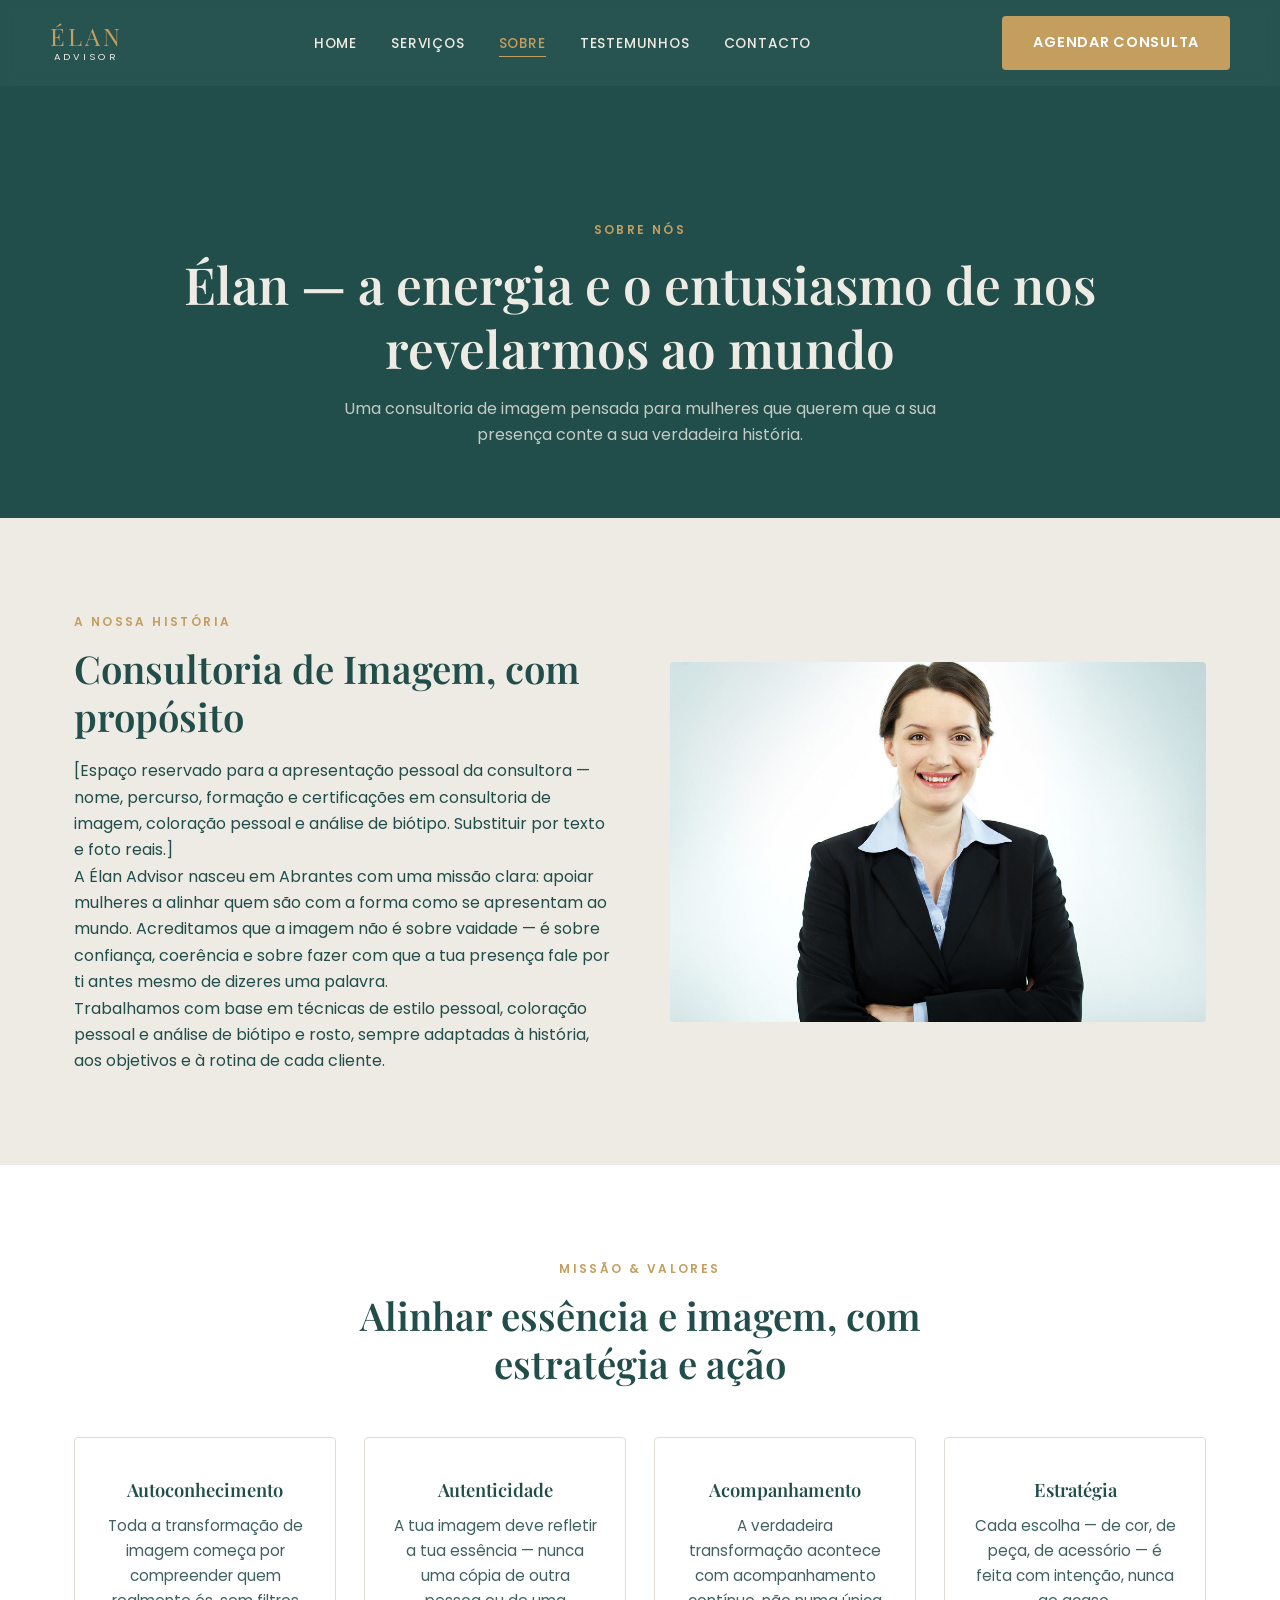
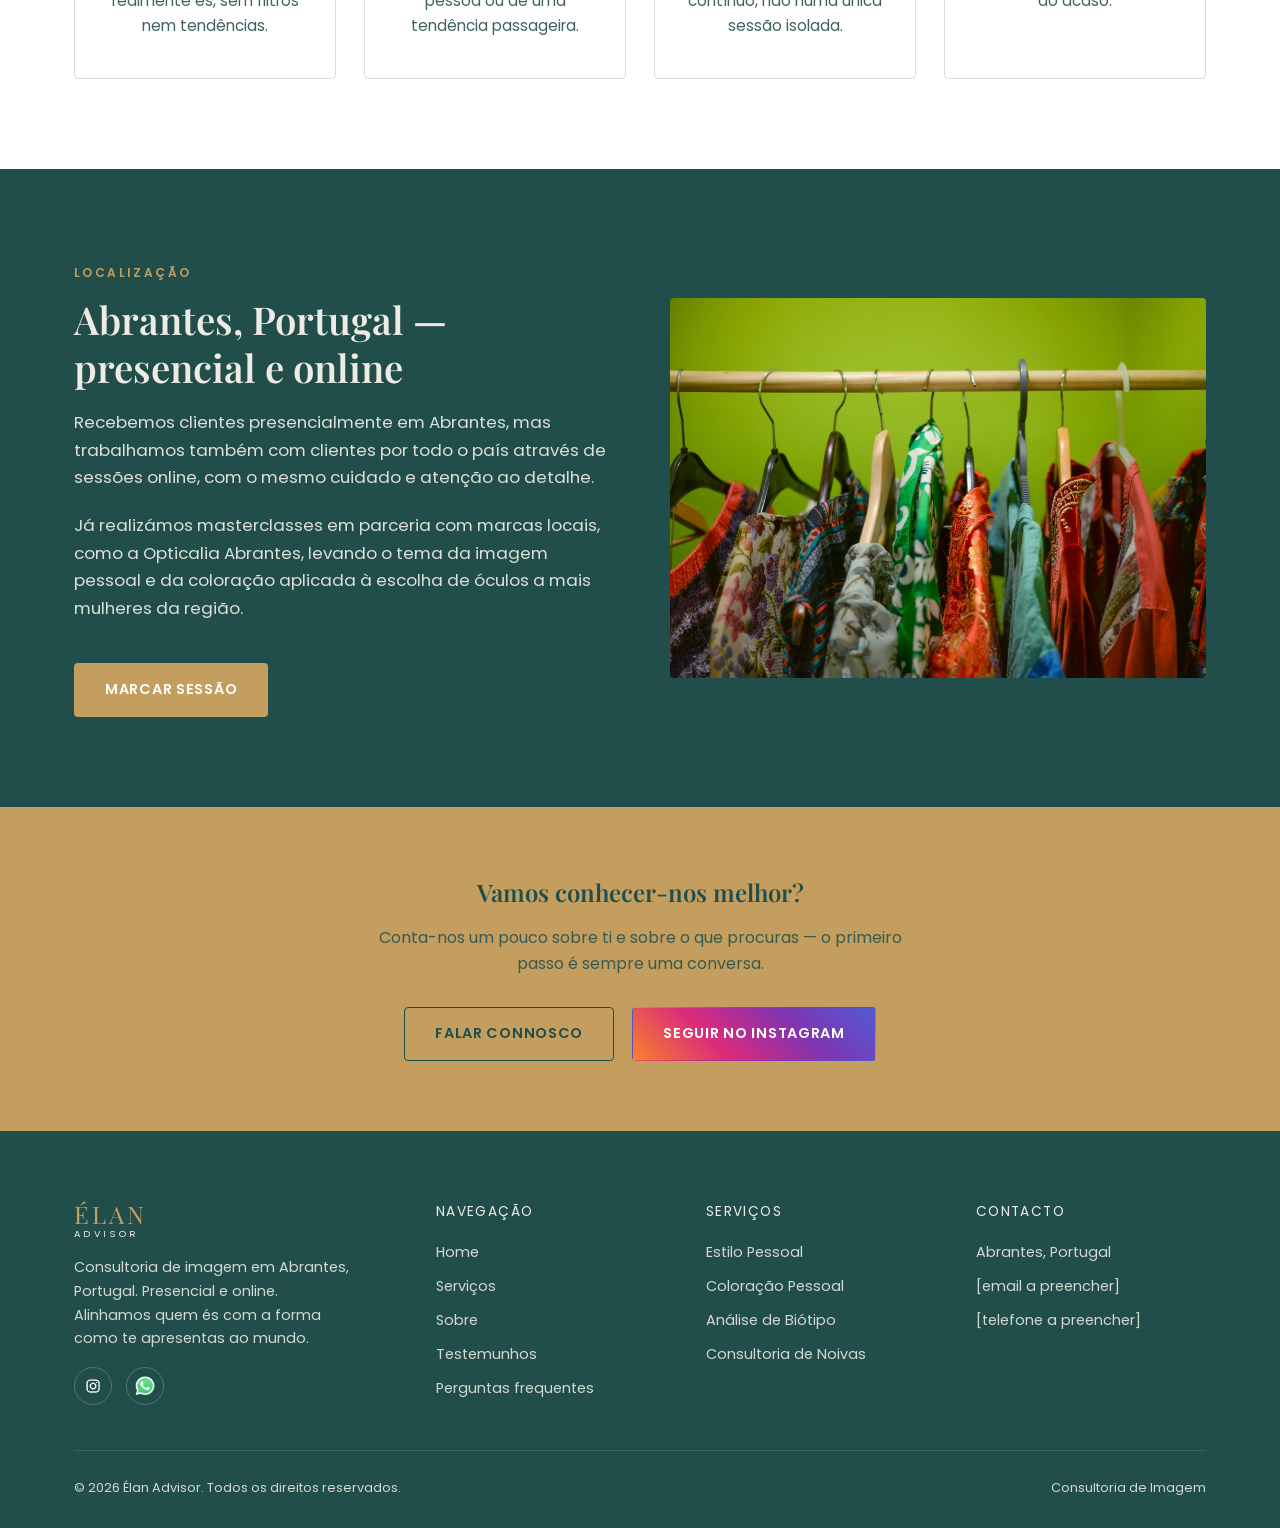
<file: sobre.html>
<!DOCTYPE html>
<html lang="pt">
<head>
  <meta charset="UTF-8">
  <meta name="viewport" content="width=device-width, initial-scale=1.0">
  <title>Sobre | Élan Advisor</title>
  <meta name="description" content="Conhece a Élan Advisor, consultoria de imagem em Abrantes dedicada a apoiar mulheres a alinhar quem são com a forma como se apresentam ao mundo.">
  <link rel="preconnect" href="https://fonts.googleapis.com">
  <link href="https://fonts.googleapis.com/css2?family=Playfair+Display:wght@500;600;700&family=Poppins:wght@300;400;500;600;700&display=swap" rel="stylesheet">
  <link rel="icon" href="images/icon.jpg" type="image/jpeg">
  <link rel="apple-touch-icon" href="images/icon.jpg">
  <link rel="stylesheet" href="css/style.css">
</head>
<body>

  <header class="site-header">
    <div class="container header-inner">
      <a href="index.html" class="logo">
        <span class="logo-main">ÉLAN</span>
        <span class="logo-sub">Advisor</span>
      </a>

      <nav>
        <ul class="nav-list" id="navList">
          <li><a href="index.html">Home</a></li>
          <li><a href="servicos.html">Serviços</a></li>
          <li><a href="sobre.html" class="active">Sobre</a></li>
          <li><a href="testemunhos.html">Testemunhos</a></li>
          <li><a href="contacto.html">Contacto</a></li>
        </ul>
      </nav>

      <a href="contacto.html" class="btn btn-primary nav-cta">Agendar Consulta</a>

      <button class="nav-toggle" id="navToggle" aria-label="Abrir menu">
        <span></span><span></span><span></span>
      </button>
    </div>
  </header>

  <main>

    <section class="page-hero">
      <div class="container">
        <span class="section-label">Sobre Nós</span>
        <h1>Élan — a energia e o entusiasmo de nos revelarmos ao mundo</h1>
        <p>Uma consultoria de imagem pensada para mulheres que querem que a sua presença conte a sua verdadeira história.</p>
      </div>
    </section>

    <section class="section-cream">
      <div class="container">
        <div class="split reveal">
          <div class="split-text">
            <span class="section-label">A Nossa História</span>
            <h2 class="section-title">Consultoria de Imagem, com propósito</h2>
            <p>[Espaço reservado para a apresentação pessoal da consultora — nome, percurso, formação e certificações em consultoria de imagem, coloração pessoal e análise de biótipo. Substituir por texto e foto reais.]</p>
            <p>A Élan Advisor nasceu em Abrantes com uma missão clara: apoiar mulheres a alinhar quem são com a forma como se apresentam ao mundo. Acreditamos que a imagem não é sobre vaidade — é sobre confiança, coerência e sobre fazer com que a tua presença fale por ti antes mesmo de dizeres uma palavra.</p>
            <p>Trabalhamos com base em técnicas de estilo pessoal, coloração pessoal e análise de biótipo e rosto, sempre adaptadas à história, aos objetivos e à rotina de cada cliente.</p>
          </div>
          <div class="split-media">
            <img src="images/about-placeholder.jpg" alt="Retrato da consultora — placeholder, substituir por foto real">
          </div>
        </div>
      </div>
    </section>

    <section>
      <div class="container">
        <div class="section-header reveal">
          <span class="section-label">Missão & Valores</span>
          <h2 class="section-title">Alinhar essência e imagem, com estratégia e ação</h2>
        </div>

        <div class="pillars-grid">
          <div class="pillar-card reveal">
            <h3>Autoconhecimento</h3>
            <p>Toda a transformação de imagem começa por compreender quem realmente és, sem filtros nem tendências.</p>
          </div>
          <div class="pillar-card reveal">
            <h3>Autenticidade</h3>
            <p>A tua imagem deve refletir a tua essência — nunca uma cópia de outra pessoa ou de uma tendência passageira.</p>
          </div>
          <div class="pillar-card reveal">
            <h3>Acompanhamento</h3>
            <p>A verdadeira transformação acontece com acompanhamento contínuo, não numa única sessão isolada.</p>
          </div>
          <div class="pillar-card reveal">
            <h3>Estratégia</h3>
            <p>Cada escolha — de cor, de peça, de acessório — é feita com intenção, nunca ao acaso.</p>
          </div>
        </div>
      </div>
    </section>

    <section class="section-dark">
      <div class="container">
        <div class="split reveal">
          <div class="split-text">
            <span class="section-label">Localização</span>
            <h2 class="section-title on-dark">Abrantes, Portugal — presencial e online</h2>
            <p class="section-subtitle on-dark" style="margin-bottom: 20px;">Recebemos clientes presencialmente em Abrantes, mas trabalhamos também com clientes por todo o país através de sessões online, com o mesmo cuidado e atenção ao detalhe.</p>
            <p class="section-subtitle on-dark">Já realizámos masterclasses em parceria com marcas locais, como a Opticalia Abrantes, levando o tema da imagem pessoal e da coloração aplicada à escolha de óculos a mais mulheres da região.</p>
            <a href="contacto.html" class="btn btn-primary">Marcar Sessão</a>
          </div>
          <div class="split-media">
            <img src="images/pillar-guardaroupa.jpg" alt="Élan Advisor em Abrantes — placeholder">
          </div>
        </div>
      </div>
    </section>

    <section class="cta-band">
      <h2>Vamos conhecer-nos melhor?</h2>
      <p>Conta-nos um pouco sobre ti e sobre o que procuras — o primeiro passo é sempre uma conversa.</p>
      <div class="cta-actions">
        <a href="contacto.html" class="btn btn-outline on-light">Falar Connosco</a>
        <a href="https://www.instagram.com/elan_imagem/" target="_blank" rel="noopener" class="btn btn-instagram">Seguir no Instagram</a>
      </div>
    </section>

  </main>

  <footer class="site-footer">
    <div class="container">
      <div class="footer-grid">
        <div class="footer-brand">
          <a href="index.html" class="logo" style="text-align:left;">
            <span class="logo-main">ÉLAN</span>
            <span class="logo-sub">Advisor</span>
          </a>
          <p>Consultoria de imagem em Abrantes, Portugal. Presencial e online. Alinhamos quem és com a forma como te apresentas ao mundo.</p>
          <div class="footer-social">
            <a href="https://www.instagram.com/elan_imagem/" target="_blank" rel="noopener" aria-label="Instagram"><img src="images/instalogo.png" alt=""></a>
            <a href="https://wa.me/351000000000" target="_blank" rel="noopener" aria-label="WhatsApp"><img src="images/WhatsApplogo.png" alt=""></a>
          </div>
        </div>
        <div>
          <div class="footer-heading">Navegação</div>
          <ul class="footer-links">
            <li><a href="index.html">Home</a></li>
            <li><a href="servicos.html">Serviços</a></li>
            <li><a href="sobre.html">Sobre</a></li>
            <li><a href="testemunhos.html">Testemunhos</a></li>
            <li><a href="contacto.html#faq">Perguntas frequentes</a></li>
          </ul>
        </div>
        <div>
          <div class="footer-heading">Serviços</div>
          <ul class="footer-links">
            <li><a href="servicos.html#estilo">Estilo Pessoal</a></li>
            <li><a href="servicos.html#coloracao">Coloração Pessoal</a></li>
            <li><a href="servicos.html#biotipo">Análise de Biótipo</a></li>
            <li><a href="servicos.html#noivas">Consultoria de Noivas</a></li>
          </ul>
        </div>
        <div>
          <div class="footer-heading">Contacto</div>
          <ul class="footer-links">
            <li>Abrantes, Portugal</li>
            <li>[email a preencher]</li>
            <li>[telefone a preencher]</li>
          </ul>
        </div>
      </div>
      <div class="footer-bottom">
        <span>© 2026 Élan Advisor. Todos os direitos reservados.</span>
        <span>Consultoria de Imagem</span>
      </div>
    </div>
  </footer>

  <script src="js/main.js"></script>
</body>
</html>
</file>
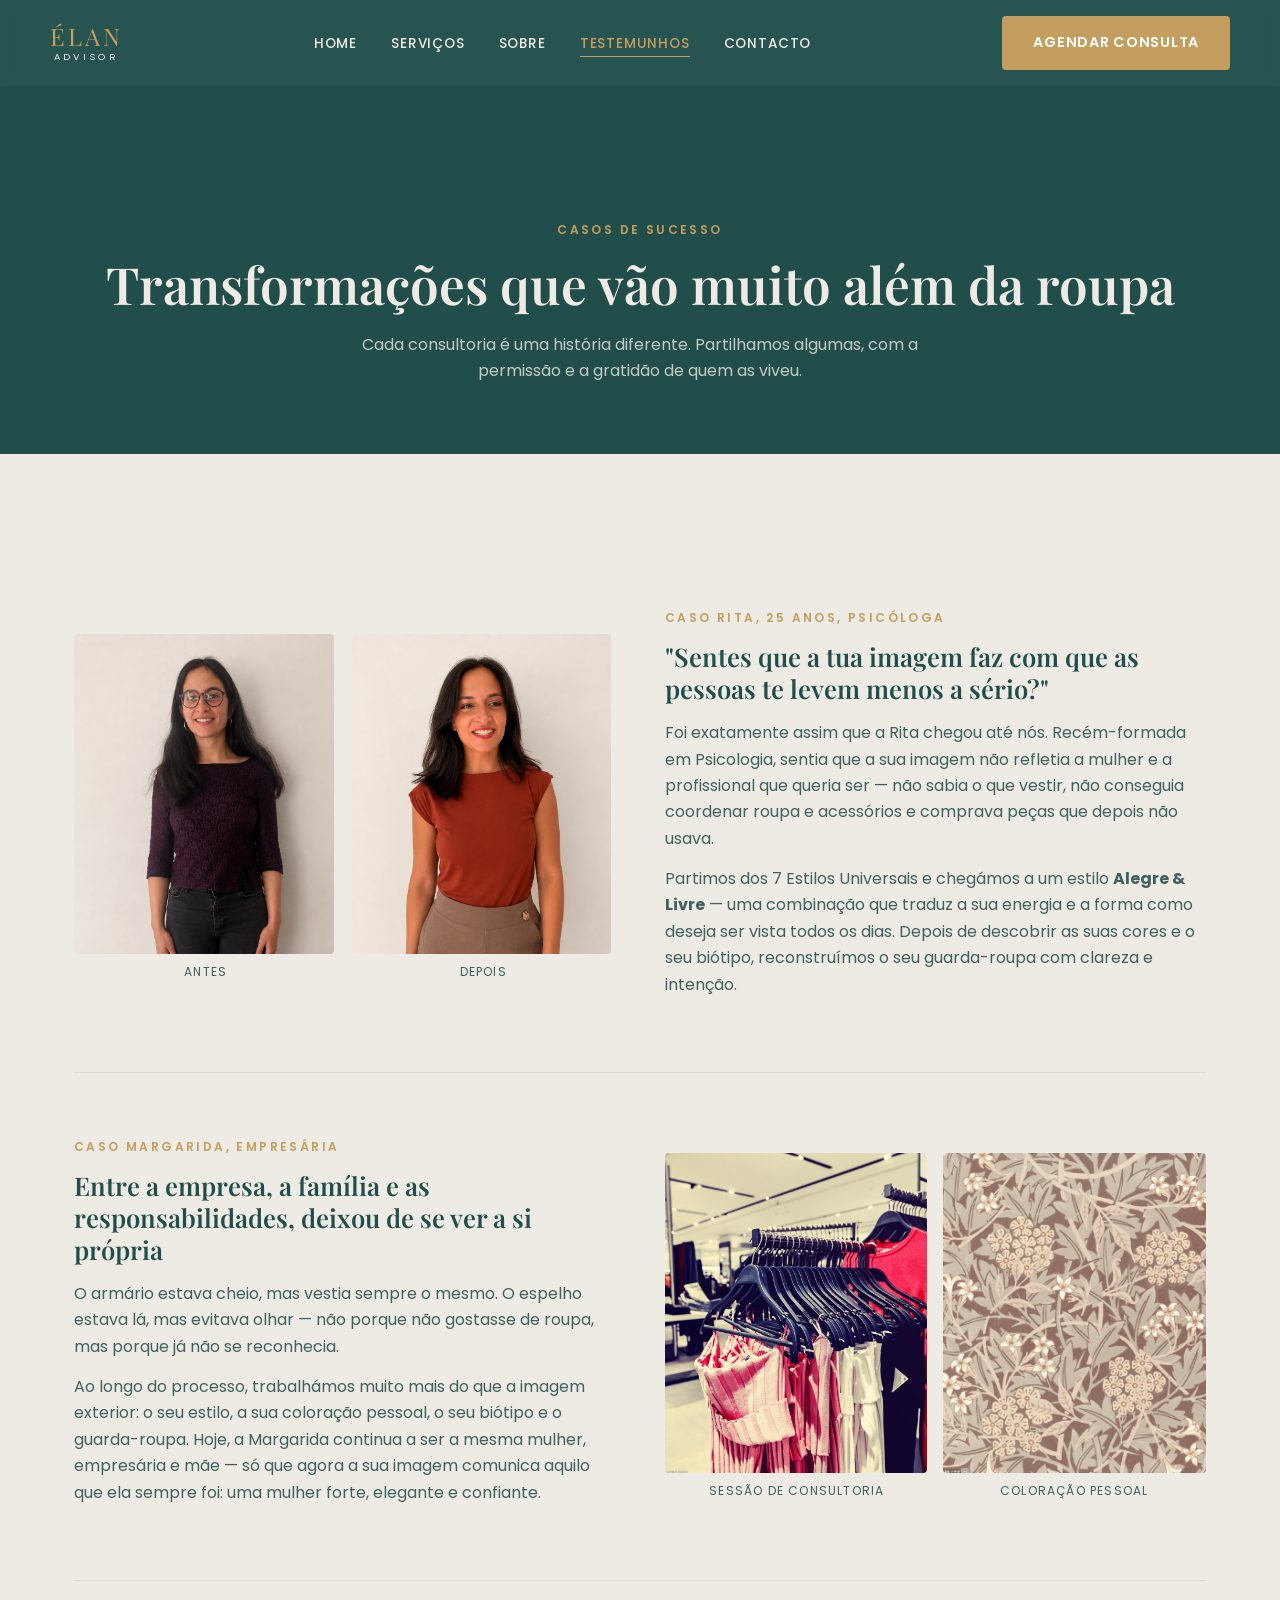
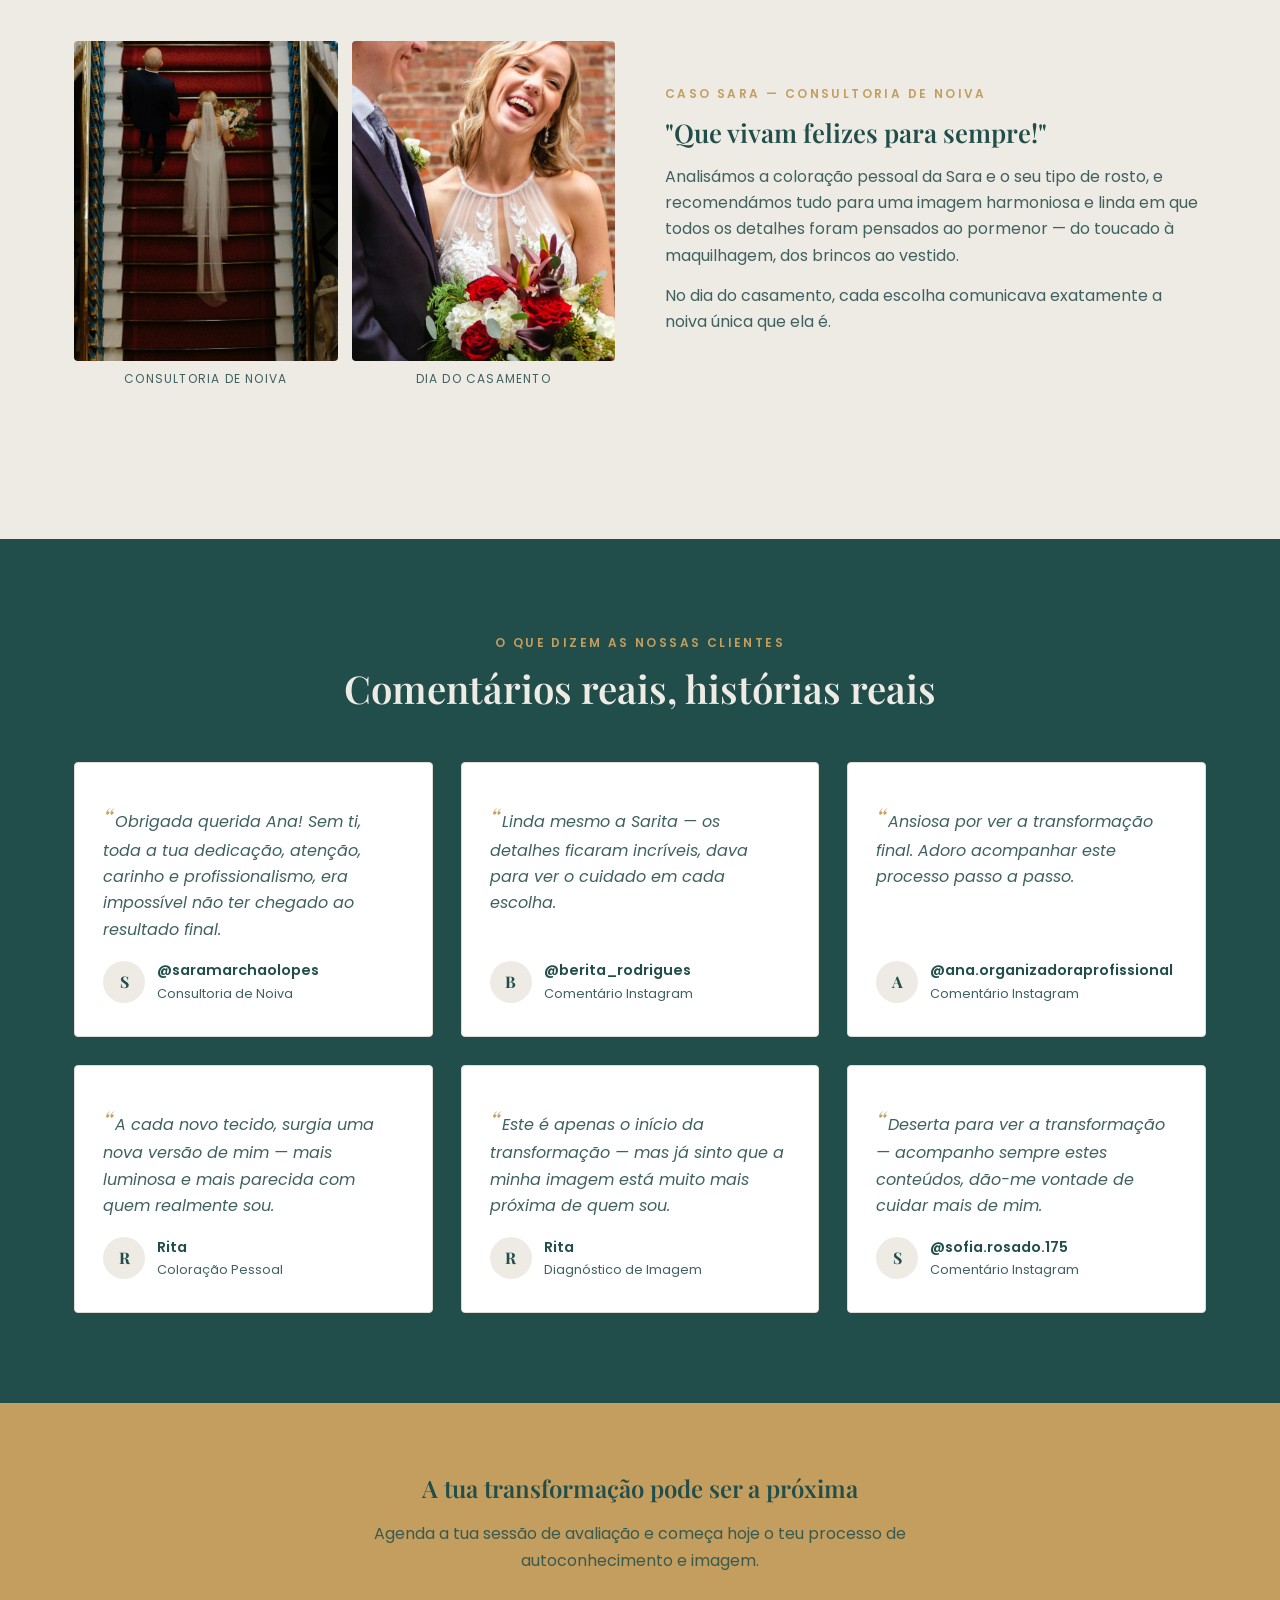
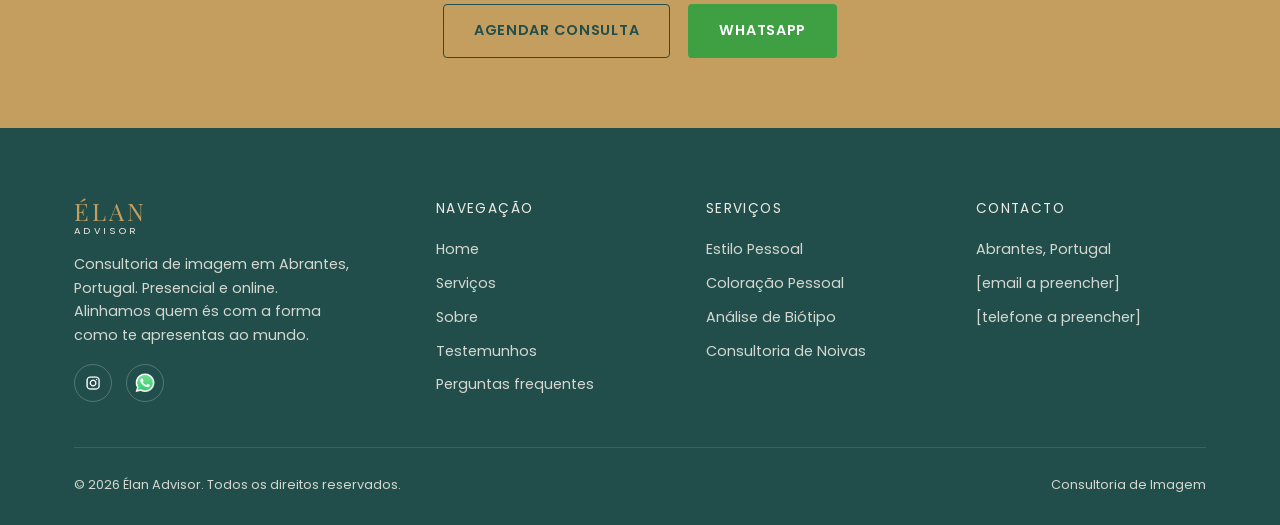
<file: testemunhos.html>
<!DOCTYPE html>
<html lang="pt">
<head>
  <meta charset="UTF-8">
  <meta name="viewport" content="width=device-width, initial-scale=1.0">
  <title>Testemunhos | Élan Advisor</title>
  <meta name="description" content="Casos de sucesso e testemunhos reais de clientes da Élan Advisor — transformações de imagem que vão muito além da roupa.">
  <link rel="preconnect" href="https://fonts.googleapis.com">
  <link href="https://fonts.googleapis.com/css2?family=Playfair+Display:wght@500;600;700&family=Poppins:wght@300;400;500;600;700&display=swap" rel="stylesheet">
  <link rel="icon" href="images/icon.jpg" type="image/jpeg">
  <link rel="apple-touch-icon" href="images/icon.jpg">
  <link rel="stylesheet" href="css/style.css">
</head>
<body>

  <header class="site-header">
    <div class="container header-inner">
      <a href="index.html" class="logo">
        <span class="logo-main">ÉLAN</span>
        <span class="logo-sub">Advisor</span>
      </a>

      <nav>
        <ul class="nav-list" id="navList">
          <li><a href="index.html">Home</a></li>
          <li><a href="servicos.html">Serviços</a></li>
          <li><a href="sobre.html">Sobre</a></li>
          <li><a href="testemunhos.html" class="active">Testemunhos</a></li>
          <li><a href="contacto.html">Contacto</a></li>
        </ul>
      </nav>

      <a href="contacto.html" class="btn btn-primary nav-cta">Agendar Consulta</a>

      <button class="nav-toggle" id="navToggle" aria-label="Abrir menu">
        <span></span><span></span><span></span>
      </button>
    </div>
  </header>

  <main>

    <section class="page-hero">
      <div class="container">
        <span class="section-label">Casos de Sucesso</span>
        <h1>Transformações que vão muito além da roupa</h1>
        <p>Cada consultoria é uma história diferente. Partilhamos algumas, com a permissão e a gratidão de quem as viveu.</p>
      </div>
    </section>

    <section class="section-cream">
      <div class="container">

        <div class="case-study reveal">
          <div class="case-media">
            <figure>
              <img src="images/ritaantes.png" alt="Rita — antes da consultoria de imagem">
              <figcaption>Antes</figcaption>
            </figure>
            <figure>
              <img src="images/ritapos.png" alt="Rita — depois da consultoria de imagem">
              <figcaption>Depois</figcaption>
            </figure>
          </div>
          <div class="case-text">
            <span class="section-label">Caso Rita, 25 anos, Psicóloga</span>
            <h3>"Sentes que a tua imagem faz com que as pessoas te levem menos a sério?"</h3>
            <p>Foi exatamente assim que a Rita chegou até nós. Recém-formada em Psicologia, sentia que a sua imagem não refletia a mulher e a profissional que queria ser — não sabia o que vestir, não conseguia coordenar roupa e acessórios e comprava peças que depois não usava.</p>
            <p>Partimos dos 7 Estilos Universais e chegámos a um estilo <strong>Alegre & Livre</strong> — uma combinação que traduz a sua energia e a forma como deseja ser vista todos os dias. Depois de descobrir as suas cores e o seu biótipo, reconstruímos o seu guarda-roupa com clareza e intenção.</p>
          </div>
        </div>

        <div class="case-study reveal">
          <div class="case-media">
            <figure>
              <img src="images/case3-look.jpg" alt="Margarida — sessão de consultoria (placeholder)">
              <figcaption>Sessão de Consultoria</figcaption>
            </figure>
            <figure>
              <img src="images/pillar-coloracao.jpg" alt="Margarida — coloração pessoal (placeholder)">
              <figcaption>Coloração Pessoal</figcaption>
            </figure>
          </div>
          <div class="case-text">
            <span class="section-label">Caso Margarida, Empresária</span>
            <h3>Entre a empresa, a família e as responsabilidades, deixou de se ver a si própria</h3>
            <p>O armário estava cheio, mas vestia sempre o mesmo. O espelho estava lá, mas evitava olhar — não porque não gostasse de roupa, mas porque já não se reconhecia.</p>
            <p>Ao longo do processo, trabalhámos muito mais do que a imagem exterior: o seu estilo, a sua coloração pessoal, o seu biótipo e o guarda-roupa. Hoje, a Margarida continua a ser a mesma mulher, empresária e mãe — só que agora a sua imagem comunica aquilo que ela sempre foi: uma mulher forte, elegante e confiante.</p>
          </div>
        </div>

        <div class="case-study reveal">
          <div class="case-media">
            <figure>
              <img src="images/service-noivas.jpg" alt="Sara, noiva — sessão de consultoria (placeholder)">
              <figcaption>Consultoria de Noiva</figcaption>
            </figure>
            <figure>
              <img src="images/bridal-banner.jpg" alt="Sara, noiva — dia do casamento (placeholder)">
              <figcaption>Dia do Casamento</figcaption>
            </figure>
          </div>
          <div class="case-text">
            <span class="section-label">Caso Sara — Consultoria de Noiva</span>
            <h3>"Que vivam felizes para sempre!"</h3>
            <p>Analisámos a coloração pessoal da Sara e o seu tipo de rosto, e recomendámos tudo para uma imagem harmoniosa e linda em que todos os detalhes foram pensados ao pormenor — do toucado à maquilhagem, dos brincos ao vestido.</p>
            <p>No dia do casamento, cada escolha comunicava exatamente a noiva única que ela é.</p>
          </div>
        </div>

      </div>
    </section>

    <section class="section-dark">
      <div class="container">
        <div class="section-header reveal">
          <span class="section-label">O Que Dizem As Nossas Clientes</span>
          <h2 class="section-title on-dark">Comentários reais, histórias reais</h2>
        </div>

        <div class="testimonial-grid">
          <div class="testimonial-card reveal">
            <p class="testimonial-quote">Obrigada querida Ana! Sem ti, toda a tua dedicação, atenção, carinho e profissionalismo, era impossível não ter chegado ao resultado final.</p>
            <div class="testimonial-author">
              <div class="testimonial-avatar">S</div>
              <div>
                <div class="testimonial-name">@saramarchaolopes</div>
                <div class="testimonial-role">Consultoria de Noiva</div>
              </div>
            </div>
          </div>
          <div class="testimonial-card reveal">
            <p class="testimonial-quote">Linda mesmo a Sarita — os detalhes ficaram incríveis, dava para ver o cuidado em cada escolha.</p>
            <div class="testimonial-author">
              <div class="testimonial-avatar">B</div>
              <div>
                <div class="testimonial-name">@berita_rodrigues</div>
                <div class="testimonial-role">Comentário Instagram</div>
              </div>
            </div>
          </div>
          <div class="testimonial-card reveal">
            <p class="testimonial-quote">Ansiosa por ver a transformação final. Adoro acompanhar este processo passo a passo.</p>
            <div class="testimonial-author">
              <div class="testimonial-avatar">A</div>
              <div>
                <div class="testimonial-name">@ana.organizadoraprofissional</div>
                <div class="testimonial-role">Comentário Instagram</div>
              </div>
            </div>
          </div>
          <div class="testimonial-card reveal">
            <p class="testimonial-quote">A cada novo tecido, surgia uma nova versão de mim — mais luminosa e mais parecida com quem realmente sou.</p>
            <div class="testimonial-author">
              <div class="testimonial-avatar">R</div>
              <div>
                <div class="testimonial-name">Rita</div>
                <div class="testimonial-role">Coloração Pessoal</div>
              </div>
            </div>
          </div>
          <div class="testimonial-card reveal">
            <p class="testimonial-quote">Este é apenas o início da transformação — mas já sinto que a minha imagem está muito mais próxima de quem sou.</p>
            <div class="testimonial-author">
              <div class="testimonial-avatar">R</div>
              <div>
                <div class="testimonial-name">Rita</div>
                <div class="testimonial-role">Diagnóstico de Imagem</div>
              </div>
            </div>
          </div>
          <div class="testimonial-card reveal">
            <p class="testimonial-quote">Deserta para ver a transformação — acompanho sempre estes conteúdos, dão-me vontade de cuidar mais de mim.</p>
            <div class="testimonial-author">
              <div class="testimonial-avatar">S</div>
              <div>
                <div class="testimonial-name">@sofia.rosado.175</div>
                <div class="testimonial-role">Comentário Instagram</div>
              </div>
            </div>
          </div>
        </div>
      </div>
    </section>

    <section class="cta-band">
      <h2>A tua transformação pode ser a próxima</h2>
      <p>Agenda a tua sessão de avaliação e começa hoje o teu processo de autoconhecimento e imagem.</p>
      <div class="cta-actions">
        <a href="contacto.html" class="btn btn-outline on-light">Agendar Consulta</a>
        <a href="https://wa.me/351000000000" target="_blank" rel="noopener" class="btn btn-whatsapp">WhatsApp</a>
      </div>
    </section>

  </main>

  <footer class="site-footer">
    <div class="container">
      <div class="footer-grid">
        <div class="footer-brand">
          <a href="index.html" class="logo" style="text-align:left;">
            <span class="logo-main">ÉLAN</span>
            <span class="logo-sub">Advisor</span>
          </a>
          <p>Consultoria de imagem em Abrantes, Portugal. Presencial e online. Alinhamos quem és com a forma como te apresentas ao mundo.</p>
          <div class="footer-social">
            <a href="https://www.instagram.com/elan_imagem/" target="_blank" rel="noopener" aria-label="Instagram"><img src="images/instalogo.png" alt=""></a>
            <a href="https://wa.me/351000000000" target="_blank" rel="noopener" aria-label="WhatsApp"><img src="images/WhatsApplogo.png" alt=""></a>
          </div>
        </div>
        <div>
          <div class="footer-heading">Navegação</div>
          <ul class="footer-links">
            <li><a href="index.html">Home</a></li>
            <li><a href="servicos.html">Serviços</a></li>
            <li><a href="sobre.html">Sobre</a></li>
            <li><a href="testemunhos.html">Testemunhos</a></li>
            <li><a href="contacto.html#faq">Perguntas frequentes</a></li>
          </ul>
        </div>
        <div>
          <div class="footer-heading">Serviços</div>
          <ul class="footer-links">
            <li><a href="servicos.html#estilo">Estilo Pessoal</a></li>
            <li><a href="servicos.html#coloracao">Coloração Pessoal</a></li>
            <li><a href="servicos.html#biotipo">Análise de Biótipo</a></li>
            <li><a href="servicos.html#noivas">Consultoria de Noivas</a></li>
          </ul>
        </div>
        <div>
          <div class="footer-heading">Contacto</div>
          <ul class="footer-links">
            <li>Abrantes, Portugal</li>
            <li>[email a preencher]</li>
            <li>[telefone a preencher]</li>
          </ul>
        </div>
      </div>
      <div class="footer-bottom">
        <span>© 2026 Élan Advisor. Todos os direitos reservados.</span>
        <span>Consultoria de Imagem</span>
      </div>
    </div>
  </footer>

  <script src="js/main.js"></script>
</body>
</html>
</file>
<file: css/style.css>
/* ==========================================================================
   Élan Advisor — Consultoria de Imagem
   Folha de estilos partilhada
   ========================================================================== */

:root {
  --color-dark-green: #214e4b;
  --color-dark-green-light: #3f6160;
  --color-gold: #c49e5f;
  --color-gold-light: #d4b47a;
  --color-cream: #eeebe4;
  --color-cream-dark: #e0dcd3;
  --color-white: #ffffff;
  --color-text: #214e4b;
  --color-text-muted: #3f6160;

  --font-serif: "Playfair Display", "Georgia", serif;
  --font-sans: "Poppins", "Segoe UI", Arial, sans-serif;

  --max-width: 1180px;
  --radius: 4px;
  --transition: 0.3s ease;
}

* {
  margin: 0;
  padding: 0;
  box-sizing: border-box;
}

html {
  scroll-behavior: smooth;
  -webkit-text-size-adjust: 100%;
  overflow-x: clip;
}

body {
  font-family: var(--font-sans);
  color: var(--color-text);
  background-color: var(--color-white);
  line-height: 1.65;
  overflow-x: clip;
  max-width: 100%;
}

img {
  max-width: 100%;
  display: block;
}

a {
  text-decoration: none;
  color: inherit;
}

ul {
  list-style: none;
}

.container {
  max-width: var(--max-width);
  margin: 0 auto;
  padding: 0 24px;
}

h1, h2, h3, h4 {
  font-family: var(--font-serif);
  font-weight: 600;
  line-height: 1.25;
}

.section-label {
  display: inline-block;
  font-family: var(--font-sans);
  font-size: 0.75rem;
  letter-spacing: 0.2em;
  text-transform: uppercase;
  color: var(--color-gold);
  margin-bottom: 12px;
  font-weight: 600;
}

.section-title {
  font-size: clamp(1.8rem, 3vw, 2.6rem);
  margin-bottom: 18px;
  color: var(--color-dark-green);
}

.section-title.on-dark {
  color: var(--color-cream);
}

.section-subtitle {
  max-width: 640px;
  color: var(--color-text-muted);
  font-size: 1.05rem;
  margin-bottom: 40px;
}

.section-subtitle.on-dark {
  color: rgba(238, 235, 228, 0.92);
}

/* ---------- Buttons ---------- */
.btn {
  display: inline-flex;
  align-items: center;
  justify-content: center;
  gap: 8px;
  padding: 14px 30px;
  border-radius: var(--radius);
  font-size: 0.9rem;
  font-weight: 600;
  letter-spacing: 0.05em;
  text-transform: uppercase;
  cursor: pointer;
  border: 1px solid transparent;
  transition: all var(--transition);
}

.btn-primary {
  background-color: var(--color-gold);
  color: var(--color-white);
}

.btn-primary:hover,
.btn-primary:visited,
.btn-primary:focus {
  color: var(--color-white);
}

.btn-primary:hover {
  background-color: var(--color-gold-light);
  transform: translateY(-2px);
}

.btn-outline {
  background-color: transparent;
  border-color: var(--color-gold);
  color: var(--color-gold);
}

.btn-outline:hover {
  background-color: var(--color-gold);
  color: var(--color-dark-green);
}

.btn-outline.on-light {
  border-color: var(--color-dark-green);
  color: var(--color-dark-green);
}

.btn-outline.on-light:hover {
  background-color: var(--color-dark-green);
  color: var(--color-cream);
}

.btn-whatsapp {
  background-color: #3fa043;
  color: #fff;
}

.btn-whatsapp:hover {
  background-color: #349238;
  transform: translateY(-2px);
}

.btn-instagram {
  background: linear-gradient(45deg, #f58529, #dd2a7b, #8134af, #515bd4);
  color: #fff;
}

.btn-instagram:hover {
  opacity: 0.9;
  transform: translateY(-2px);
}

.btn-facebook {
  background-color: #1877f2;
  color: #fff;
}

.btn-facebook:hover {
  background-color: #166fe5;
  transform: translateY(-2px);
}

.btn-block {
  width: 100%;
}

/* ---------- Header ---------- */
.site-header {
  position: sticky;
  top: 0;
  z-index: 1000;
  background-color: rgba(33, 78, 75, 0.97);
}

.site-header::before {
  content: "";
  position: absolute;
  inset: 0;
  z-index: -1;
  pointer-events: none;
  backdrop-filter: blur(6px);
  -webkit-backdrop-filter: blur(6px);
}

.header-inner {
  display: flex;
  align-items: center;
  justify-content: space-between;
  padding: 16px 0;
}

.logo {
  font-family: var(--font-serif);
  color: var(--color-cream);
  text-align: center;
  line-height: 1.1;
}

.logo-main {
  display: block;
  font-size: 1.5rem;
  letter-spacing: 0.12em;
  color: var(--color-gold);
}

.logo-sub {
  display: block;
  font-family: var(--font-sans);
  font-size: 0.6rem;
  letter-spacing: 0.35em;
  text-transform: uppercase;
  color: var(--color-cream);
  margin-top: 2px;
}

.nav-list {
  display: flex;
  gap: 34px;
}

.nav-list a {
  color: var(--color-cream);
  font-size: 0.85rem;
  letter-spacing: 0.06em;
  text-transform: uppercase;
  font-weight: 500;
  position: relative;
  padding-bottom: 4px;
  transition: color var(--transition);
}

.nav-list a::after {
  content: "";
  position: absolute;
  left: 0;
  bottom: 0;
  height: 1px;
  width: 0;
  background-color: var(--color-gold);
  transition: width var(--transition);
}

.nav-list a:hover,
.nav-list a.active {
  color: var(--color-gold);
}

.nav-list a:hover::after,
.nav-list a.active::after {
  width: 100%;
}

.nav-cta {
  display: none;
}

.nav-overlay {
  display: none;
  position: fixed;
  inset: 0;
  background: rgba(0, 0, 0, 0.45);
  z-index: 998;
}

.nav-overlay.open {
  display: block;
}

.nav-toggle {
  display: none;
  flex-direction: column;
  gap: 5px;
  background: none;
  border: none;
  cursor: pointer;
  padding: 10px;
  z-index: 1001;
  position: relative;
  min-width: 44px;
  min-height: 44px;
  align-items: center;
  justify-content: center;
}

.nav-toggle span {
  width: 26px;
  height: 2px;
  background-color: var(--color-cream);
  transition: all var(--transition);
}

@media (min-width: 861px) {
  .nav-cta {
    display: inline-flex;
  }
}

@media (max-width: 860px) {
  .nav-toggle {
    display: flex;
  }

  .site-header nav:not(:has(.nav-list)) {
    display: none;
  }

  .nav-list {
    position: fixed;
    top: 0;
    right: 0;
    left: auto;
    height: 100dvh;
    width: min(300px, 86vw);
    max-width: 86vw;
    margin: 0;
    background-color: var(--color-dark-green);
    flex-direction: column;
    align-items: flex-start;
    padding: 88px 28px 40px;
    gap: 8px;
    transform: translateX(100%);
    transition: transform var(--transition), visibility var(--transition);
    box-shadow: -4px 0 24px rgba(0, 0, 0, 0.3);
    z-index: 999;
    overflow-y: auto;
    overflow-x: hidden;
    visibility: hidden;
    pointer-events: none;
  }

  .nav-list a {
    display: block;
    width: 100%;
    padding: 14px 0;
    font-size: 1rem;
  }

  .nav-list.open {
    transform: translateX(0);
    visibility: visible;
    pointer-events: auto;
  }

  .nav-toggle.open span:nth-child(1) {
    transform: translateY(7px) rotate(45deg);
  }

  .nav-toggle.open span:nth-child(2) {
    opacity: 0;
  }

  .nav-toggle.open span:nth-child(3) {
    transform: translateY(-7px) rotate(-45deg);
  }
}

/* ---------- Hero ---------- */
.hero {
  position: relative;
  min-height: 88vh;
  display: flex;
  align-items: center;
  color: var(--color-cream);
  background-color: var(--color-dark-green);
  overflow: hidden;
}

.hero-bg {
  position: absolute;
  inset: 0;
  width: 100%;
  height: 100%;
  object-fit: cover;
  opacity: 0.45;
}

.hero-overlay {
  position: absolute;
  inset: 0;
  background: linear-gradient(180deg, rgba(33, 78, 75, 0.55) 0%, rgba(33, 78, 75, 0.92) 100%);
}

.hero-content {
  position: relative;
  z-index: 2;
  max-width: 720px;
  padding: 24px 24px 80px;
  margin: -40px auto 0;
  text-align: center;
}

.hero-eyebrow {
  font-size: 0.8rem;
  letter-spacing: 0.3em;
  text-transform: uppercase;
  color: var(--color-gold);
  margin-bottom: 20px;
  display: block;
}

.hero-title {
  font-size: clamp(2.4rem, 5vw, 3.8rem);
  color: var(--color-cream);
  margin-bottom: 22px;
}

.hero-title em {
  color: var(--color-gold);
  font-style: normal;
}

.hero-text {
  font-size: 1.1rem;
  color: rgba(238, 235, 228, 0.85);
  margin-bottom: 36px;
}

.hero-actions {
  display: flex;
  gap: 18px;
  justify-content: center;
  flex-wrap: wrap;
}

/* Simple page hero (non-home pages) */
.page-hero {
  background-color: var(--color-dark-green);
  color: var(--color-cream);
  padding: 130px 24px 70px;
  text-align: center;
}

.page-hero .section-label {
  color: var(--color-gold);
}

.page-hero h1 {
  font-size: clamp(2.2rem, 4vw, 3.2rem);
  color: var(--color-cream);
  margin-bottom: 16px;
}

.page-hero p {
  max-width: 620px;
  margin: 0 auto;
  color: rgba(238, 235, 228, 0.8);
}

/* ---------- Generic sections ---------- */
section {
  padding: 90px 0;
}

.section-cream {
  background-color: var(--color-cream);
}

.section-dark {
  background-color: var(--color-dark-green);
}

.section-dark .split-text p {
  color: rgba(238, 235, 228, 0.92);
}

.section-header {
  text-align: center;
  max-width: 720px;
  margin: 0 auto 50px;
}

.section-header .section-subtitle {
  margin: 0 auto;
}

/* ---------- Trust / social proof ---------- */
.trust-bar {
  background-color: var(--color-dark-green);
  padding: 36px 0;
}

.trust-bar-inner {
  display: grid;
  grid-template-columns: repeat(4, 1fr);
  gap: 24px;
  text-align: center;
}

.trust-item strong {
  display: block;
  font-family: var(--font-serif);
  font-size: 1.7rem;
  color: var(--color-gold);
  margin-bottom: 6px;
}

.trust-item span {
  color: rgba(238, 235, 228, 0.8);
  font-size: 0.85rem;
  letter-spacing: 0.04em;
}

@media (max-width: 860px) {
  .trust-bar-inner {
    grid-template-columns: repeat(2, 1fr);
  }
}

@media (max-width: 480px) {
  .trust-bar-inner {
    grid-template-columns: 1fr;
  }
}

/* ---------- Pillars / service grid ---------- */
.pillars-grid {
  display: grid;
  grid-template-columns: repeat(4, 1fr);
  gap: 28px;
}

.pillar-card {
  background-color: var(--color-white);
  border: 1px solid var(--color-cream-dark);
  border-radius: var(--radius);
  padding: 40px 28px;
  text-align: center;
  transition: transform var(--transition), box-shadow var(--transition);
}

.pillar-card:hover {
  transform: translateY(-6px);
  box-shadow: 0 18px 40px rgba(33, 78, 75, 0.12);
}

.pillar-card h3 {
  font-size: 1.15rem;
  color: var(--color-dark-green);
  margin-bottom: 12px;
}

.pillar-card p {
  color: var(--color-text-muted);
  font-size: 0.95rem;
}

@media (max-width: 980px) {
  .pillars-grid {
    grid-template-columns: repeat(2, 1fr);
  }
}

@media (max-width: 560px) {
  .pillars-grid {
    grid-template-columns: 1fr;
  }
}

/* ---------- Split / feature sections ---------- */
.split {
  display: grid;
  grid-template-columns: 1fr 1fr;
  gap: 60px;
  align-items: center;
}

.split-reverse .split-media {
  order: 2;
}

.split-media img {
  border-radius: var(--radius);
  width: 100%;
  height: 100%;
  object-fit: cover;
  min-height: 360px;
}

.split-text ul {
  margin: 20px 0 30px;
}

.split-text ul li {
  padding-left: 28px;
  position: relative;
  margin-bottom: 12px;
  color: var(--color-text-muted);
}

.split-text ul li::before {
  content: "";
  position: absolute;
  left: 0;
  top: 0.55em;
  width: 6px;
  height: 6px;
  border-radius: 50%;
  background: var(--color-gold);
}

@media (max-width: 860px) {
  .split,
  .split-reverse {
    grid-template-columns: 1fr;
  }

  .split-reverse .split-media {
    order: 0;
  }
}

/* ---------- Service detail cards ---------- */
.services-list {
  display: grid;
  gap: 40px;
}

.service-detail {
  display: grid;
  grid-template-columns: 320px 1fr;
  gap: 40px;
  background-color: var(--color-white);
  border: 1px solid var(--color-cream-dark);
  border-radius: var(--radius);
  overflow: hidden;
}

.service-detail-media {
  min-height: 260px;
}

.service-detail-media img {
  width: 100%;
  height: 100%;
  object-fit: cover;
}

.service-detail-body {
  padding: 36px 36px 36px 0;
  display: flex;
  flex-direction: column;
  justify-content: center;
}

.service-detail-body .tag {
  display: inline-block;
  font-size: 0.7rem;
  letter-spacing: 0.15em;
  text-transform: uppercase;
  color: var(--color-gold);
  background-color: rgba(196, 158, 95, 0.12);
  padding: 5px 12px;
  border-radius: 20px;
  margin-bottom: 14px;
  width: fit-content;
}

.service-detail-body h3 {
  color: var(--color-dark-green);
  font-size: 1.4rem;
  margin-bottom: 12px;
}

.service-detail-body p {
  color: var(--color-text-muted);
  margin-bottom: 14px;
}

.service-detail:nth-child(even) {
  grid-template-columns: 1fr 320px;
}

.service-detail:nth-child(even) .service-detail-media {
  order: 2;
}

.service-detail:nth-child(even) .service-detail-body {
  padding: 36px 0 36px 36px;
}

@media (max-width: 860px) {
  .service-detail,
  .service-detail:nth-child(even) {
    grid-template-columns: 1fr;
  }

  .service-detail-media,
  .service-detail:nth-child(even) .service-detail-media {
    order: 0;
  }

  .service-detail-body,
  .service-detail:nth-child(even) .service-detail-body {
    padding: 30px;
  }
}

/* Chips (styles / body types) */
.chips-grid {
  display: grid;
  grid-template-columns: repeat(auto-fit, minmax(180px, 1fr));
  gap: 16px;
  margin-top: 30px;
}

.chip {
  background-color: var(--color-cream);
  border: 1px solid var(--color-cream-dark);
  border-radius: var(--radius);
  padding: 18px 20px;
  font-weight: 600;
  color: var(--color-dark-green);
  font-size: 0.95rem;
}

.chip span {
  display: block;
  font-family: var(--font-sans);
  font-weight: 400;
  font-size: 0.8rem;
  color: var(--color-text-muted);
  margin-top: 4px;
}

/* ---------- Bridal / highlight banner ---------- */
.highlight-banner {
  background-color: var(--color-dark-green);
  color: var(--color-cream);
  border-radius: var(--radius);
  padding: 60px;
  display: grid;
  grid-template-columns: 1.1fr 1fr;
  gap: 50px;
  align-items: center;
}

.highlight-banner img {
  border-radius: var(--radius);
  width: 100%;
  height: 100%;
  object-fit: cover;
  min-height: 320px;
}

.highlight-banner .section-label {
  color: var(--color-gold);
}

.highlight-banner h2 {
  color: var(--color-cream);
  margin-bottom: 16px;
}

.highlight-banner p {
  color: rgba(238, 235, 228, 0.82);
  margin-bottom: 24px;
}

.highlight-list {
  margin-bottom: 28px;
}

.highlight-list li {
  padding-left: 24px;
  position: relative;
  margin-bottom: 10px;
  color: rgba(238, 235, 228, 0.85);
}

.highlight-list li::before {
  content: "—";
  position: absolute;
  left: 0;
  color: var(--color-gold);
}

@media (max-width: 860px) {
  .highlight-banner {
    grid-template-columns: 1fr;
    padding: 36px 26px;
  }
}

/* ---------- Testimonials ---------- */
.testimonial-grid {
  display: grid;
  grid-template-columns: repeat(3, 1fr);
  gap: 28px;
}

.testimonial-card {
  background-color: var(--color-white);
  border: 1px solid var(--color-cream-dark);
  border-radius: var(--radius);
  padding: 32px 28px;
  display: flex;
  flex-direction: column;
  gap: 16px;
}

.testimonial-quote {
  color: var(--color-text-muted);
  font-style: italic;
  flex-grow: 1;
}

.testimonial-quote::before {
  content: "“";
  color: var(--color-gold);
  font-family: var(--font-serif);
  font-size: 1.6rem;
  margin-right: 2px;
}

.testimonial-author {
  display: flex;
  align-items: center;
  gap: 12px;
}

.testimonial-avatar {
  width: 42px;
  height: 42px;
  border-radius: 50%;
  background-color: var(--color-cream);
  display: flex;
  align-items: center;
  justify-content: center;
  color: var(--color-dark-green);
  font-family: var(--font-serif);
  font-weight: 700;
}

.testimonial-name {
  font-weight: 600;
  color: var(--color-dark-green);
  font-size: 0.9rem;
}

.testimonial-role {
  font-size: 0.8rem;
  color: var(--color-text-muted);
}

@media (max-width: 980px) {
  .testimonial-grid {
    grid-template-columns: repeat(2, 1fr);
  }
}

@media (max-width: 640px) {
  .testimonial-grid {
    grid-template-columns: 1fr;
  }
}

/* ---------- Case studies (before/after) ---------- */
.case-study {
  display: grid;
  grid-template-columns: 1fr 1fr;
  gap: 50px;
  align-items: center;
  padding: 60px 0;
  border-bottom: 1px solid var(--color-cream-dark);
}

.case-study:last-child {
  border-bottom: none;
}

.case-study:nth-child(even) .case-media {
  order: 2;
}

.case-media {
  display: grid;
  grid-template-columns: 1fr 1fr;
  gap: 14px;
}

.case-media img {
  border-radius: var(--radius);
  height: 320px;
  object-fit: cover;
}

.case-media figcaption {
  text-align: center;
  font-size: 0.75rem;
  letter-spacing: 0.1em;
  text-transform: uppercase;
  color: var(--color-text-muted);
  margin-top: 8px;
}

.case-text .section-label {
  color: var(--color-gold);
}

.case-text h3 {
  color: var(--color-dark-green);
  font-size: 1.6rem;
  margin-bottom: 16px;
}

.case-text p {
  color: var(--color-text-muted);
  margin-bottom: 14px;
}

@media (max-width: 860px) {
  .case-study,
  .case-study:nth-child(even) {
    grid-template-columns: 1fr;
  }

  .case-study:nth-child(even) .case-media {
    order: 0;
  }
}

/* ---------- CTA band ---------- */
.cta-band {
  background-color: var(--color-gold);
  color: var(--color-dark-green);
  text-align: center;
  padding: 70px 24px;
}

.cta-band h2 {
  color: var(--color-dark-green);
  margin-bottom: 18px;
}

.cta-band p {
  max-width: 560px;
  margin: 0 auto 30px;
  color: rgba(33, 78, 75, 0.85);
}

.cta-actions {
  display: flex;
  gap: 18px;
  justify-content: center;
  flex-wrap: wrap;
}

/* ---------- Contact page ---------- */
.contact-layout {
  display: grid;
  grid-template-columns: 1fr 1fr;
  gap: 60px;
}

.contact-form {
  background-color: var(--color-white);
  border: 1px solid var(--color-cream-dark);
  border-radius: var(--radius);
  padding: 40px;
}

.form-row {
  display: grid;
  grid-template-columns: 1fr 1fr;
  gap: 18px;
}

.form-group {
  margin-bottom: 20px;
}

.form-group label {
  display: block;
  font-size: 0.85rem;
  font-weight: 600;
  color: var(--color-dark-green);
  margin-bottom: 8px;
}

.form-group input,
.form-group select,
.form-group textarea {
  width: 100%;
  padding: 13px 16px;
  border: 1px solid var(--color-cream-dark);
  border-radius: var(--radius);
  font-family: var(--font-sans);
  font-size: 0.95rem;
  background-color: var(--color-cream);
  color: var(--color-text);
  transition: border-color var(--transition);
}

.form-group input:focus,
.form-group select:focus,
.form-group textarea:focus {
  outline: none;
  border-color: var(--color-gold);
}

.form-group.has-error input,
.form-group.has-error textarea,
.form-group.has-error select {
  border-color: #c0392b;
}

.form-error-text {
  display: none;
  color: #c0392b;
  font-size: 0.78rem;
  margin-top: 6px;
}

.form-group.has-error .form-error-text {
  display: block;
}

.form-success {
  display: none;
  background-color: rgba(63, 160, 67, 0.12);
  border: 1px solid #3fa043;
  color: #2c6b2f;
  padding: 16px 20px;
  border-radius: var(--radius);
  margin-bottom: 20px;
  font-size: 0.9rem;
}

.form-success.visible {
  display: block;
}

.contact-info-card {
  background-color: var(--color-dark-green);
  color: var(--color-cream);
  border-radius: var(--radius);
  padding: 40px;
  margin-bottom: 24px;
}

.contact-info-card h3 {
  color: var(--color-cream);
  margin-bottom: 20px;
  font-size: 1.2rem;
}

.contact-info-row {
  display: flex;
  gap: 14px;
  margin-bottom: 18px;
  align-items: flex-start;
}

.contact-info-row .icon {
  color: var(--color-gold);
  font-size: 1.1rem;
  width: 24px;
}

.contact-info-row div p {
  color: rgba(238, 235, 228, 0.75);
  font-size: 0.9rem;
  margin-top: 2px;
}

.contact-info-row a {
  color: var(--color-gold);
}

.contact-info-row a:hover {
  text-decoration: underline;
}

.contact-quick-actions {
  display: flex;
  flex-direction: column;
  gap: 12px;
  margin-top: 8px;
}

.contact-quick-actions .btn {
  background: transparent;
  border-color: rgba(196, 158, 95, 0.55);
  color: var(--color-cream);
  gap: 10px;
}

.contact-quick-actions .btn svg {
  width: 18px;
  height: 18px;
  flex-shrink: 0;
  fill: currentColor;
}

.contact-quick-actions .btn:hover,
.contact-quick-actions .btn:focus-visible {
  background-color: var(--color-gold);
  border-color: var(--color-gold);
  color: var(--color-dark-green);
  transform: translateY(-2px);
}

.map-placeholder {
  border-radius: var(--radius);
  overflow: hidden;
  min-height: 220px;
  background-color: var(--color-cream);
  display: flex;
  align-items: center;
  justify-content: center;
  border: 1px dashed var(--color-cream-dark);
}

@media (max-width: 860px) {
  .contact-layout {
    grid-template-columns: 1fr;
  }

  .form-row {
    grid-template-columns: 1fr;
  }
}

/* ---------- Footer ---------- */
.site-footer {
  background-color: var(--color-dark-green);
  color: rgba(238, 235, 228, 0.88);
  padding: 70px 0 30px;
}

.footer-grid {
  display: grid;
  grid-template-columns: 1.4fr 1fr 1fr 1fr;
  gap: 40px;
  padding-bottom: 40px;
  border-bottom: 1px solid rgba(238, 235, 228, 0.12);
}

.footer-brand .logo-main {
  color: var(--color-gold);
}

.footer-brand p {
  margin-top: 16px;
  font-size: 0.9rem;
  max-width: 280px;
}

.footer-heading {
  color: var(--color-cream);
  font-size: 0.85rem;
  letter-spacing: 0.1em;
  text-transform: uppercase;
  margin-bottom: 18px;
}

.footer-links li {
  margin-bottom: 10px;
  font-size: 0.9rem;
}

.footer-links a:hover {
  color: var(--color-gold);
}

.footer-social {
  display: flex;
  gap: 14px;
  margin-top: 16px;
}

.footer-social a {
  width: 38px;
  height: 38px;
  border: 1px solid rgba(238, 235, 228, 0.25);
  border-radius: 50%;
  display: flex;
  align-items: center;
  justify-content: center;
  overflow: hidden;
  transition: all var(--transition);
}

.footer-social img {
  width: 22px;
  height: 22px;
  object-fit: contain;
  display: block;
  mix-blend-mode: screen;
}

.footer-social a:hover {
  background-color: var(--color-gold);
  border-color: var(--color-gold);
}

.footer-bottom {
  padding-top: 26px;
  display: flex;
  justify-content: space-between;
  flex-wrap: wrap;
  gap: 10px;
  font-size: 0.8rem;
}

@media (max-width: 860px) {
  .footer-grid {
    grid-template-columns: 1fr 1fr;
  }
}

@media (max-width: 560px) {
  .footer-grid {
    grid-template-columns: 1fr;
  }
}

/* ---------- Reveal animation ---------- */
.reveal {
  opacity: 0;
  transform: translateY(24px);
  transition: opacity 0.7s ease, transform 0.7s ease;
}

.reveal.is-visible {
  opacity: 1;
  transform: translateY(0);
}

/* ---------- Page-load intro ---------- */
@keyframes introFadeUp {
  from {
    opacity: 0;
    transform: translateY(28px);
  }
  to {
    opacity: 1;
    transform: translateY(0);
  }
}

@keyframes introHeroImage {
  from {
    opacity: 0;
    transform: scale(1.1);
  }
  to {
    opacity: 0.45;
    transform: scale(1);
  }
}

@keyframes introFade {
  from { opacity: 0; }
  to { opacity: 1; }
}

.header-inner {
  animation: introFade 1.2s ease both;
}

.hero-bg {
  animation: introHeroImage 1.8s cubic-bezier(0.22, 1, 0.36, 1) both;
}

.hero-overlay {
  animation: introFade 1.85s ease both;
}

.hero-eyebrow {
  animation: introFadeUp 0.95s cubic-bezier(0.22, 1, 0.36, 1) 0.28s both;
}

.hero-title {
  animation: introFadeUp 1s cubic-bezier(0.22, 1, 0.36, 1) 0.42s both;
}

.hero-text {
  animation: introFadeUp 0.95s cubic-bezier(0.22, 1, 0.36, 1) 0.58s both;
}

.hero-actions {
  animation: introFadeUp 0.9s cubic-bezier(0.22, 1, 0.36, 1) 0.74s both;
}

.page-hero .section-label {
  animation: introFadeUp 0.85s cubic-bezier(0.22, 1, 0.36, 1) 0.12s both;
}

.page-hero h1 {
  animation: introFadeUp 0.95s cubic-bezier(0.22, 1, 0.36, 1) 0.24s both;
}

.page-hero p {
  animation: introFadeUp 0.9s cubic-bezier(0.22, 1, 0.36, 1) 0.38s both;
}

@media (prefers-reduced-motion: reduce) {
  .reveal {
    opacity: 1;
    transform: none;
    transition: none;
  }

  .header-inner,
  .hero-bg,
  .hero-overlay,
  .hero-eyebrow,
  .hero-title,
  .hero-text,
  .hero-actions,
  .page-hero .section-label,
  .page-hero h1,
  .page-hero p {
    animation: none;
  }
}

/* ---------- Placeholder note badge (dev only) ---------- */
.placeholder-note {
  font-size: 0.7rem;
  color: var(--color-text-muted);
  text-align: center;
  margin-top: 6px;
  opacity: 0.6;
}

body.nav-open {
  overflow: hidden;
}

/* ---------- Mobile refinements ---------- */
@media (max-width: 860px) {
  .container {
    padding: 0 18px;
  }

  section {
    padding: 56px 0;
  }

  .section-title {
    font-size: 1.7rem;
  }

  .section-subtitle {
    font-size: 0.98rem;
    margin-bottom: 28px;
  }

  .section-header {
    margin-bottom: 32px;
  }

  .btn {
    padding: 13px 22px;
    font-size: 0.82rem;
    letter-spacing: 0.04em;
    width: 100%;
    max-width: 360px;
  }

  .hero {
    min-height: auto;
    align-items: flex-end;
  }

  .hero-content {
    padding: 28px 18px 48px;
    margin: 0 auto;
    text-align: left;
    max-width: 100%;
  }

  .hero-eyebrow {
    font-size: 0.7rem;
    letter-spacing: 0.18em;
    margin-bottom: 14px;
  }

  .hero-title {
    font-size: 1.85rem;
    margin-bottom: 16px;
  }

  .hero-text {
    font-size: 0.98rem;
    margin-bottom: 24px;
  }

  .hero-actions,
  .cta-actions {
    flex-direction: column;
    align-items: stretch;
    gap: 12px;
  }

  .hero-actions .btn,
  .cta-actions .btn {
    max-width: none;
  }

  .page-hero {
    padding: 108px 18px 44px;
    text-align: left;
  }

  .page-hero h1 {
    font-size: 1.85rem;
  }

  .page-hero p {
    margin: 0;
  }

  .split {
    gap: 28px;
  }

  .split-media img {
    min-height: 0;
    height: 240px;
  }

  .split-text p {
    margin-bottom: 12px;
  }

  .pillar-card {
    padding: 28px 22px;
  }

  .highlight-banner {
    padding: 0;
    gap: 0;
    overflow: hidden;
  }

  .highlight-banner img {
    min-height: 0;
    height: 220px;
    border-radius: 0;
  }

  .highlight-banner > div {
    padding: 28px 22px 32px;
  }

  .service-detail-media {
    min-height: 0;
  }

  .service-detail-media img {
    height: 210px;
  }

  .service-detail-body,
  .service-detail:nth-child(even) .service-detail-body {
    padding: 22px 20px 26px;
  }

  .service-detail-body h3 {
    font-size: 1.25rem;
  }

  .chips-grid {
    grid-template-columns: 1fr 1fr;
    gap: 10px;
    margin-top: 18px;
  }

  .chip {
    padding: 12px 12px;
    font-size: 0.85rem;
  }

  .testimonial-card {
    padding: 24px 20px;
  }

  .case-study {
    gap: 22px;
    padding: 36px 0;
  }

  .case-media img {
    height: 180px;
  }

  .case-text h3 {
    font-size: 1.3rem;
  }

  .cta-band {
    padding: 48px 18px;
    text-align: left;
  }

  .cta-band h2 {
    font-size: 1.55rem;
  }

  .cta-band p {
    margin-left: 0;
    margin-right: 0;
  }

  .contact-form,
  .contact-info-card {
    padding: 24px 18px;
  }

  .contact-layout {
    gap: 28px;
  }

  .site-footer {
    padding: 48px 0 24px;
  }

  .footer-grid {
    gap: 28px;
  }

  .footer-brand p {
    max-width: none;
  }

  .footer-bottom {
    flex-direction: column;
  }
}

@media (max-width: 480px) {
  .container {
    padding: 0 16px;
  }

  .hero-title {
    font-size: 1.65rem;
  }

  .chips-grid {
    grid-template-columns: 1fr;
  }

  .case-media {
    gap: 10px;
  }

  .case-media img {
    height: 150px;
  }
}

@media (max-width: 860px) {
  .form-group input,
  .form-group select,
  .form-group textarea {
    font-size: 16px;
  }
}

/* ---------- FAQ ---------- */
.faq-list {
  max-width: 760px;
  margin: 0 auto;
}

.faq-item {
  border-bottom: 1px solid var(--color-cream-dark);
  scroll-margin-bottom: 100px;
}

.faq-item summary {
  cursor: pointer;
  list-style: none;
  font-family: var(--font-serif);
  font-size: 1.15rem;
  color: var(--color-dark-green);
  padding: 22px 44px 22px 0;
  position: relative;
  font-weight: 600;
}

.faq-item summary::-webkit-details-marker {
  display: none;
}

.faq-item summary::after {
  content: "+";
  position: absolute;
  right: 0;
  top: 50%;
  transform: translateY(-50%);
  color: var(--color-gold);
  font-family: var(--font-sans);
  font-size: 1.4rem;
  font-weight: 400;
  line-height: 1;
}

.faq-item[open] summary::after {
  content: "–";
}

.faq-answer {
  padding: 0 8px 22px 0;
}

.faq-answer p {
  color: var(--color-text-muted);
}

/* ---------- 404 ---------- */
.error-page {
  min-height: 72vh;
  display: flex;
  align-items: center;
  text-align: center;
  padding: 100px 24px 80px;
  background-color: var(--color-cream);
}

.error-mark {
  width: 112px;
  height: 112px;
  object-fit: cover;
  margin: 0 auto 20px;
  border-radius: 50%;
  border: 1px solid var(--color-cream-dark);
}

.error-code {
  font-family: var(--font-serif);
  font-size: clamp(4rem, 12vw, 7.5rem);
  color: var(--color-gold);
  line-height: 0.9;
  margin-bottom: 12px;
}

.error-page .section-subtitle {
  margin-bottom: 32px;
}

.error-page .cta-actions {
  justify-content: center;
}

/* ---------- Sticky CTA (mobile) ---------- */
.mobile-cta {
  display: none;
}

@media (max-width: 860px) {
  .mobile-cta {
    display: flex;
    position: fixed;
    left: 0;
    right: 0;
    bottom: max(12px, env(safe-area-inset-bottom));
    width: min(92vw, 400px);
    max-width: calc(100vw - 24px);
    margin-inline: auto;
    z-index: 990;
    gap: clamp(6px, 1.8vw, 10px);
    padding: clamp(6px, 1.6vw, 10px);
    background-color: rgba(33, 78, 75, 0.97);
    box-shadow: 0 -6px 24px rgba(0, 0, 0, 0.22);
    border-radius: var(--radius);
  }

  .mobile-cta .btn {
    flex: 1 1 0;
    min-width: 0;
    width: 50%;
    max-width: none;
    padding: clamp(10px, 2.4vw, 13px) clamp(4px, 1.8vw, 10px);
    font-size: clamp(0.55rem, 2.6vw, 0.75rem);
    letter-spacing: 0.03em;
    white-space: nowrap;
    overflow: hidden;
    text-overflow: ellipsis;
  }

  body.has-mobile-cta {
    padding-bottom: 88px;
  }

  body.nav-open .mobile-cta {
    display: none;
  }
}
</file>
